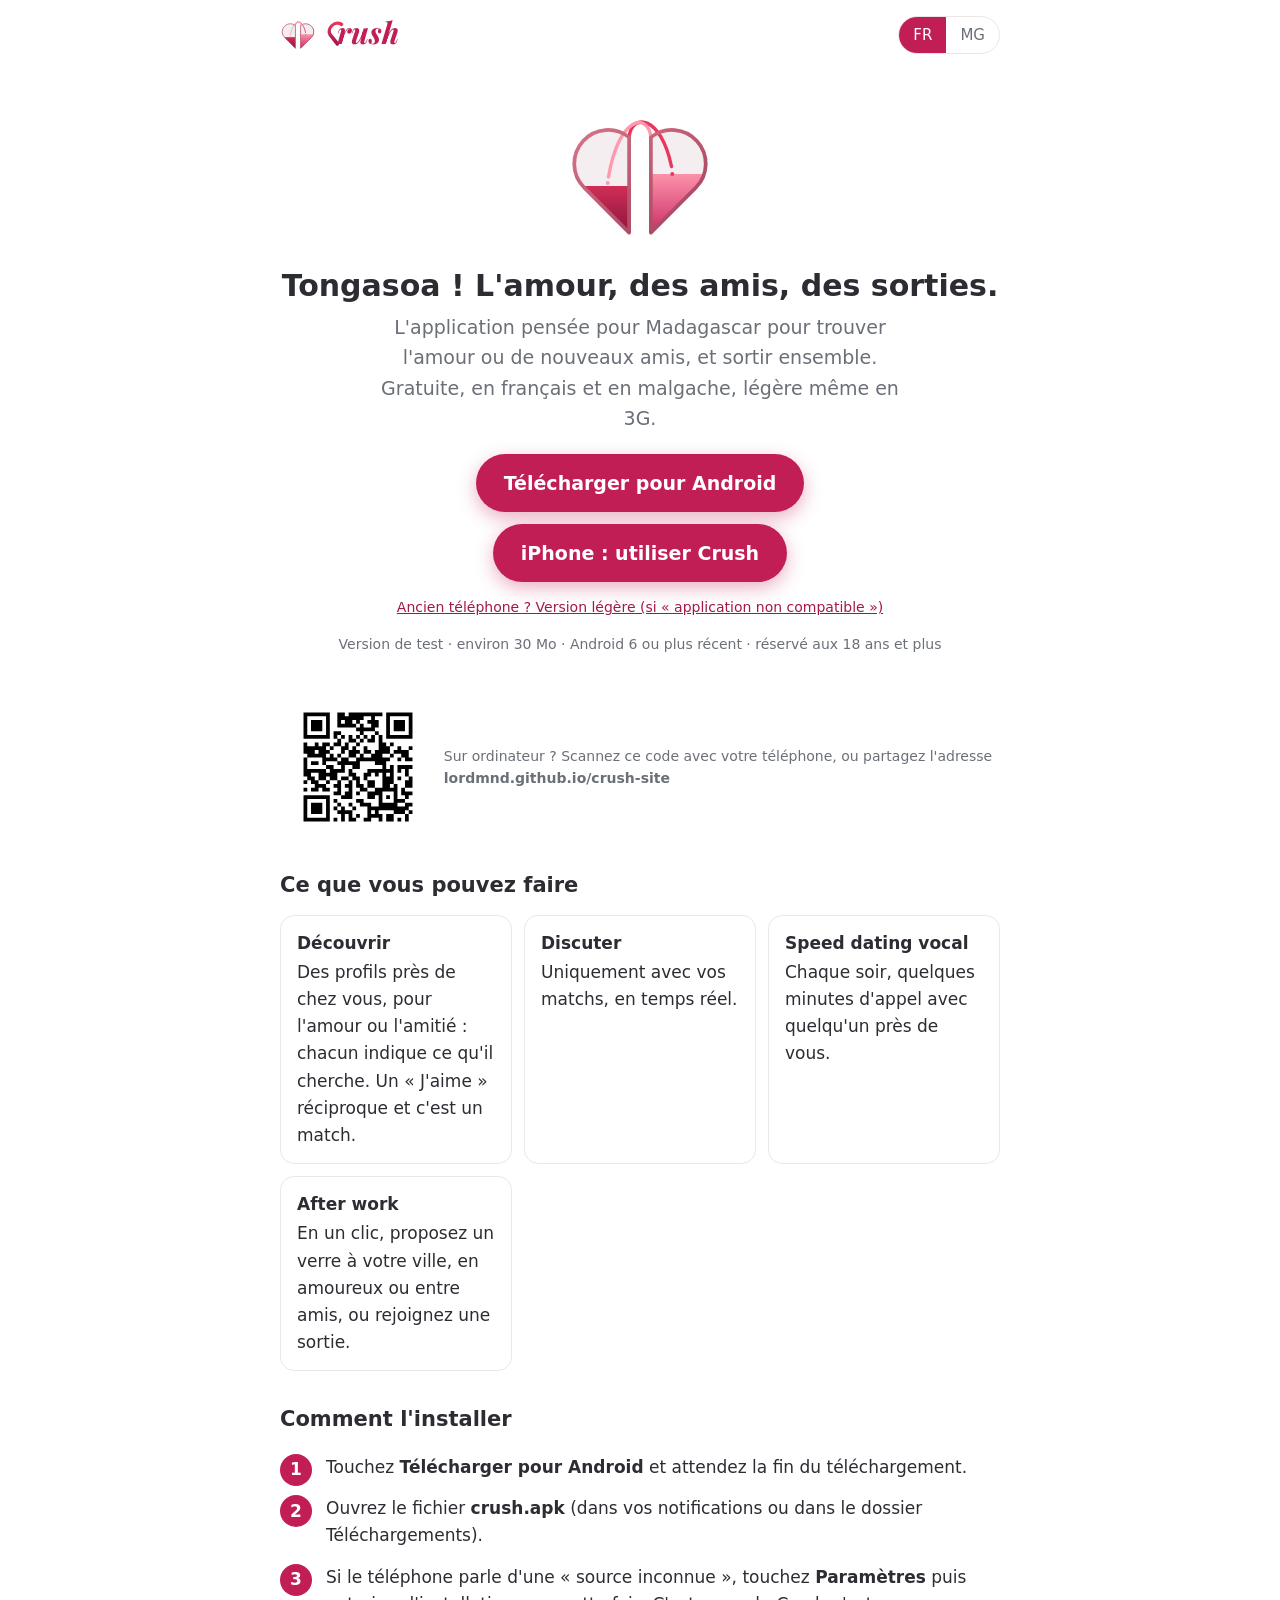
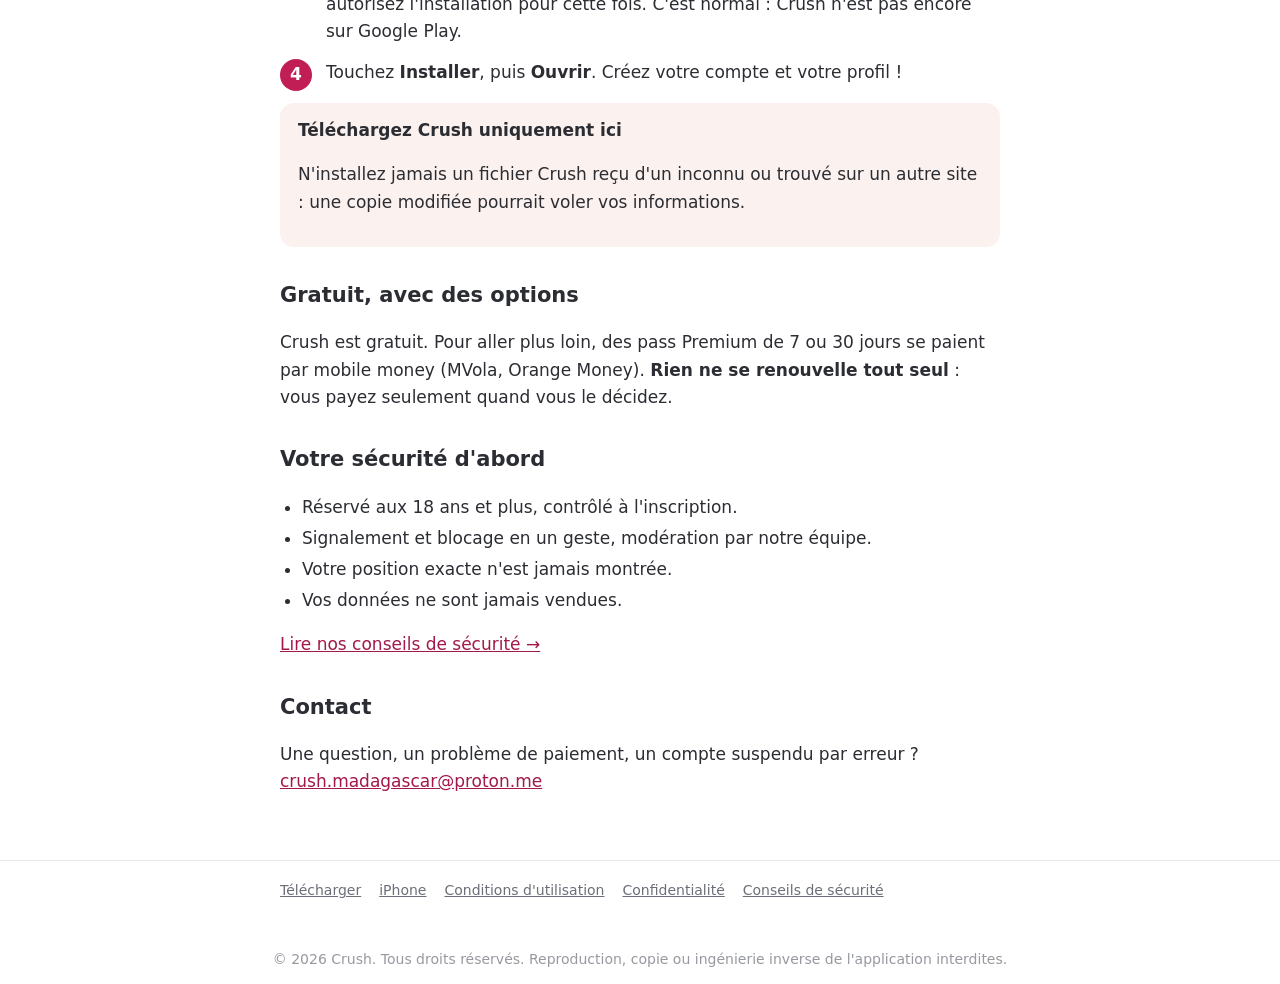
<file: index.html>
<!DOCTYPE html>
<html lang="fr">
<head>
<meta charset="utf-8">
<meta name="viewport" content="width=device-width, initial-scale=1">
<title>Crush — Amour, amitié, sorties à Madagascar</title>
<meta name="titre-fr" content="Crush — Amour, amitié, sorties à Madagascar">
<meta name="titre-mg" content="Crush — Fitiavana, fisakaizana, fivoahana eto Madagasikara">
<meta name="description" content="Crush, l'application pensée pour Madagascar pour trouver l'amour, se faire de nouveaux amis et sortir. Gratuite, en français et en malgache. Téléchargez-la pour Android.">
<meta name="theme-color" content="#1E0816">
<meta property="og:title" content="Crush — Amour, amitié, sorties à Madagascar">
<meta property="og:image" content="https://lordmnd.github.io/crush-site/logo-crush.png">
<meta property="og:description" content="Gratuite, en français et en malgache. Téléchargez-la pour Android.">
<link rel="icon" href="favicon.png">
<link rel="preconnect" href="https://fonts.googleapis.com">
<link href="https://fonts.googleapis.com/css2?family=Playfair+Display:ital,wght@1,700&display=swap" rel="stylesheet">
<link rel="stylesheet" href="style.css">
<script src="langue.js"></script>
<script src="suivi.js" defer></script>
</head>
<body>
<header class="entete">
  <a class="logo" href="index.html" aria-label="Crush, accueil"><svg width="36" height="36" viewBox="0 0 200 200" aria-hidden="true" aria-label="Logo Crush : deux moitiés de cœur, comme deux verres qui se remplissent l'un l'autre" style="display: block">
<defs>
<linearGradient id="rindhv" x1="0" y1="90" x2="0" y2="190" gradientUnits="userSpaceOnUse"><stop offset="0" stop-color="#E8365D"></stop><stop offset="1" stop-color="#7A0F3A"></stop></linearGradient>
<linearGradient id="rindhw" x1="0" y1="90" x2="0" y2="190" gradientUnits="userSpaceOnUse"><stop offset="0" stop-color="#FF9AAE"></stop><stop offset="1" stop-color="#C2185B"></stop></linearGradient>
<linearGradient id="rindho" x1="20" y1="20" x2="180" y2="190" gradientUnits="userSpaceOnUse"><stop offset="0" stop-color="#D9788C"></stop><stop offset="1" stop-color="#9E3A55"></stop></linearGradient>
<clipPath id="rindhg"><path d="M96.5 43.2 A45 45 0 0 0 36.4 110 L96.5 170.1 Z" transform="translate(-11 4)"></path></clipPath>
<clipPath id="rindhd"><path d="M103.5 43.2 A45 45 0 0 1 163.6 110 L103.5 170.1 Z" transform="translate(11 4)"></path></clipPath>
</defs>
<g clip-path="url(#rindhg)"><rect x="-20" y="0" width="240" height="220" fill="#6B1236" fill-opacity="0.07"></rect><rect x="-20" y="112" width="240" height="100" fill="url(#rindhv)"></rect></g>
<g clip-path="url(#rindhd)"><rect x="-20" y="0" width="240" height="220" fill="#6B1236" fill-opacity="0.07"></rect><rect x="-20" y="96" width="240" height="110" fill="url(#rindhw)"></rect></g>
<path d="M85.5 46 C 90 14 128 18 142 86" fill="none" stroke="#E8365D" stroke-width="4.5" stroke-linecap="round"></path>
<path d="M114.5 46 C 110 14 72 18 58 100" fill="none" stroke="#FF9AAE" stroke-width="4.5" stroke-linecap="round"></path>
<circle cx="143" cy="96" r="2.6" fill="#E8365D"></circle><circle cx="57" cy="108" r="2.6" fill="#FF9AAE"></circle>
<path d="M96.5 43.2 A45 45 0 0 0 36.4 110 L96.5 170.1 Z" transform="translate(-11 4)" fill="none" stroke="url(#rindho)" stroke-width="5" stroke-linejoin="round"></path>
<path d="M103.5 43.2 A45 45 0 0 1 163.6 110 L103.5 170.1 Z" transform="translate(11 4)" fill="none" stroke="url(#rindho)" stroke-width="5" stroke-linejoin="round"></path>
</svg><svg width="60" height="30" viewBox="0 0 59.9 30.0" aria-hidden="true" aria-label="crush" style="display: block; overflow: visible">
<defs><linearGradient id="windm" x1="0" y1="0" x2="0" y2="1"><stop offset="0" stop-color="#E8365D"></stop><stop offset="1" stop-color="#A3184A"></stop></linearGradient></defs>
<g transform="translate(2.25 -2.07) skewX(-12) scale(0.1533)">
<path d="M96.5 43.2 A45 45 0 0 0 36.4 110 L96.5 170.1" fill="none" stroke="url(#windm)" stroke-width="21.5" stroke-linecap="round" stroke-linejoin="round"></path>
</g>
<text x="11.3" y="24.0" font-family="Playfair Display, Georgia, serif" font-style="italic" font-weight="700" font-size="30" fill="#C21E56">rush</text>
</svg></a>
  <div class="langues" role="group" aria-label="Langue / Fiteny"><button data-lang="fr">FR</button><button data-lang="mg">MG</button></div>
</header>

<main>
<section class="hero">
  <svg width="150" height="150" viewBox="0 0 200 200" role="img" aria-label="Logo Crush : deux moitiés de cœur, comme deux verres qui se remplissent l'un l'autre" class="coeur" style="display: block; margin: 0 auto">
<defs>
<linearGradient id="rherov" x1="0" y1="90" x2="0" y2="190" gradientUnits="userSpaceOnUse"><stop offset="0" stop-color="#E8365D"></stop><stop offset="1" stop-color="#7A0F3A"></stop></linearGradient>
<linearGradient id="rherow" x1="0" y1="90" x2="0" y2="190" gradientUnits="userSpaceOnUse"><stop offset="0" stop-color="#FF9AAE"></stop><stop offset="1" stop-color="#C2185B"></stop></linearGradient>
<linearGradient id="rheroo" x1="20" y1="20" x2="180" y2="190" gradientUnits="userSpaceOnUse"><stop offset="0" stop-color="#D9788C"></stop><stop offset="1" stop-color="#9E3A55"></stop></linearGradient>
<clipPath id="rherog"><path d="M96.5 43.2 A45 45 0 0 0 36.4 110 L96.5 170.1 Z" transform="translate(-11 4)"></path></clipPath>
<clipPath id="rherod"><path d="M103.5 43.2 A45 45 0 0 1 163.6 110 L103.5 170.1 Z" transform="translate(11 4)"></path></clipPath>
</defs>
<g clip-path="url(#rherog)"><rect x="-20" y="0" width="240" height="220" fill="#6B1236" fill-opacity="0.07"></rect><rect x="-20" y="112" width="240" height="100" fill="url(#rherov)"></rect></g>
<g clip-path="url(#rherod)"><rect x="-20" y="0" width="240" height="220" fill="#6B1236" fill-opacity="0.07"></rect><rect x="-20" y="96" width="240" height="110" fill="url(#rherow)"></rect></g>
<path d="M85.5 46 C 90 14 128 18 142 86" fill="none" stroke="#E8365D" stroke-width="4.5" stroke-linecap="round"></path>
<path d="M114.5 46 C 110 14 72 18 58 100" fill="none" stroke="#FF9AAE" stroke-width="4.5" stroke-linecap="round"></path>
<circle cx="143" cy="96" r="2.6" fill="#E8365D"></circle><circle cx="57" cy="108" r="2.6" fill="#FF9AAE"></circle>
<path d="M96.5 43.2 A45 45 0 0 0 36.4 110 L96.5 170.1 Z" transform="translate(-11 4)" fill="none" stroke="url(#rheroo)" stroke-width="5" stroke-linejoin="round"></path>
<path d="M103.5 43.2 A45 45 0 0 1 163.6 110 L103.5 170.1 Z" transform="translate(11 4)" fill="none" stroke="url(#rheroo)" stroke-width="5" stroke-linejoin="round"></path>
</svg>
  <h1><span lang="fr">Tongasoa ! L'amour, des amis, des sorties.</span><span lang="mg">Tongasoa ! Fitiavana, namana, fivoahana.</span></h1>
  <p class="accroche">
    <span lang="fr">L'application pensée pour Madagascar pour trouver l'amour ou de nouveaux amis, et sortir ensemble. Gratuite, en français et en malgache, légère même en 3G.</span>
    <span lang="mg">Application natao ho an'i Madagasikara hitadiavana fitiavana na namana vaovao, sy hivoahana miaraka. Maimaim-poana, amin'ny teny frantsay sy malagasy, maivana na dia amin'ny 3G aza.</span>
  </p>
  <a class="bouton" id="telecharger" href="telecharger/crush.apk">
    <span lang="fr">Télécharger pour Android</span><span lang="mg">Haka ho an'ny Android</span>
  </a>
  <br><a class="bouton" id="iphone" href="iphone.html" style="margin-top:12px">
    <span lang="fr">iPhone : utiliser Crush</span><span lang="mg">iPhone : hampiasa an'i Crush</span>
  </a>
  <p class="petit"><a href="telecharger/crush-ancien-telephone.apk">
    <span lang="fr">Ancien téléphone ? Version légère (si « application non compatible »)</span>
    <span lang="mg">Finday taloha ? Dika maivana (raha « application non compatible »)</span></a></p>
  <p class="petit">
    <span lang="fr">Version de test · environ 30 Mo · Android 6 ou plus récent · réservé aux 18 ans et plus</span>
    <span lang="mg">Dika fanandramana · eo amin'ny 30 Mo · Android 6 na vaovao kokoa · ho an'ny 18 taona no ho miakatra ihany</span>
  </p>
</section>

<div class="qr">
  <img src="qr.svg" alt="QR code lordmnd.github.io/crush-site">
  <p class="petit"><span lang="fr">Sur ordinateur ? Scannez ce code avec votre téléphone, ou partagez l'adresse<br><strong>lordmnd.github.io/crush-site</strong></span>
  <span lang="mg">Amin'ny ordinatera ? Scanne amin'ny findainao ity kaody ity, na zarao ny adiresy<br><strong>lordmnd.github.io/crush-site</strong></span></p>
</div>

<h2><span lang="fr">Ce que vous pouvez faire</span><span lang="mg">Izay azonao atao</span></h2>
<div class="grille">
  <div class="carte"><strong><span lang="fr">Découvrir</span><span lang="mg">Hijery</span></strong>
    <span lang="fr">Des profils près de chez vous, pour l'amour ou l'amitié : chacun indique ce qu'il cherche. Un « J'aime » réciproque et c'est un match.</span>
    <span lang="mg">Mombamomba olona akaiky anao, ho an'ny fitiavana na fisakaizana. Raha samy manindry « Tiako » dia match.</span></div>
  <div class="carte"><strong><span lang="fr">Discuter</span><span lang="mg">Hiresaka</span></strong>
    <span lang="fr">Uniquement avec vos matchs, en temps réel.</span>
    <span lang="mg">Amin'ireo nifanaraka taminao ihany, mivantana.</span></div>
  <div class="carte"><strong><span lang="fr">Speed dating vocal</span><span lang="mg">Speed dating amin'ny feo</span></strong>
    <span lang="fr">Chaque soir, quelques minutes d'appel avec quelqu'un près de vous.</span>
    <span lang="mg">Isak'alina, antso minitra vitsy amin'olona akaiky anao.</span></div>
  <div class="carte"><strong>After work</strong>
    <span lang="fr">En un clic, proposez un verre à votre ville, en amoureux ou entre amis, ou rejoignez une sortie.</span>
    <span lang="mg">Indray tsindry monja, manasa hisotro ao an-tanànanao, miaraka amin'ny olon-tianao na namana, na manatevina fivoahana.</span></div>
</div>

<h2><span lang="fr">Comment l'installer</span><span lang="mg">Ahoana ny fametrahana azy</span></h2>
<ol class="etapes">
  <li><span lang="fr">Touchez <strong>Télécharger pour Android</strong> et attendez la fin du téléchargement.</span>
      <span lang="mg">Tsindrio ny <strong>Haka ho an'ny Android</strong> ary andraso ho vita ny fakana.</span></li>
  <li><span lang="fr">Ouvrez le fichier <strong>crush.apk</strong> (dans vos notifications ou dans le dossier Téléchargements).</span>
      <span lang="mg">Sokafy ny rakitra <strong>crush.apk</strong> (ao amin'ny fampilazana na ao amin'ny dossier Téléchargements).</span></li>
  <li><span lang="fr">Si le téléphone parle d'une « source inconnue », touchez <strong>Paramètres</strong> puis autorisez l'installation pour cette fois. C'est normal : Crush n'est pas encore sur Google Play.</span>
      <span lang="mg">Raha milaza « source inconnue » ny finday, tsindrio ny <strong>Paramètres</strong> ary avelao hapetraka amin'ity indray mitoraka ity. Ara-dalàna izany : mbola tsy ao amin'ny Google Play i Crush.</span></li>
  <li><span lang="fr">Touchez <strong>Installer</strong>, puis <strong>Ouvrir</strong>. Créez votre compte et votre profil !</span>
      <span lang="mg">Tsindrio ny <strong>Installer</strong>, avy eo <strong>Ouvrir</strong>. Mamorona ny kaontinao sy ny mombamomba anao !</span></li>
</ol>

<div class="encadre">
  <strong><span lang="fr">Téléchargez Crush uniquement ici</span><span lang="mg">Eto ihany no alaina i Crush</span></strong>
  <p><span lang="fr">N'installez jamais un fichier Crush reçu d'un inconnu ou trouvé sur un autre site : une copie modifiée pourrait voler vos informations.</span>
     <span lang="mg">Aza apetraka mihitsy ny rakitra Crush noraisina tamin'olona tsy fantatra na hita tany amin'ny tranonkala hafa : mety hangalatra ny mombamomba anao ny dika novaina.</span></p>
</div>

<h2><span lang="fr">Gratuit, avec des options</span><span lang="mg">Maimaim-poana, misy safidy fanampiny</span></h2>
<p><span lang="fr">Crush est gratuit. Pour aller plus loin, des pass Premium de 7 ou 30 jours se paient par mobile money (MVola, Orange Money). <strong>Rien ne se renouvelle tout seul</strong> : vous payez seulement quand vous le décidez.</span>
   <span lang="mg">Maimaim-poana i Crush. Raha te hihoatra, misy pass Premium 7 na 30 andro aloa amin'ny mobile money (MVola, Orange Money). <strong>Tsy misy mihavao ho azy</strong> : rehefa tapa-kevitra ianao ihany no mandoa.</span></p>

<h2><span lang="fr">Votre sécurité d'abord</span><span lang="mg">Ny fiarovana anao aloha</span></h2>
<ul>
  <li><span lang="fr">Réservé aux 18 ans et plus, contrôlé à l'inscription.</span><span lang="mg">Ho an'ny 18 taona no ho miakatra ihany, hamarinina rehefa misoratra anarana.</span></li>
  <li><span lang="fr">Signalement et blocage en un geste, modération par notre équipe.</span><span lang="mg">Fitarainana sy fanakanana indray mitsindry, misy ekipa manara-maso.</span></li>
  <li><span lang="fr">Votre position exacte n'est jamais montrée.</span><span lang="mg">Tsy aseho mihitsy ny toerana misy anao marina.</span></li>
  <li><span lang="fr">Vos données ne sont jamais vendues.</span><span lang="mg">Tsy amidy mihitsy ny mombamomba anao.</span></li>
</ul>
<p><a href="securite.html"><span lang="fr">Lire nos conseils de sécurité →</span><span lang="mg">Vakio ny torohevitra momba ny fiarovana →</span></a></p>

<h2><span lang="fr">Contact</span><span lang="mg">Fifandraisana</span></h2>
<p><span lang="fr">Une question, un problème de paiement, un compte suspendu par erreur ?</span><span lang="mg">Misy fanontaniana, olana amin'ny fandoavam-bola, kaonty najanona tsy nahy ?</span>
   <a href="mailto:crush.madagascar@proton.me">crush.madagascar@proton.me</a></p>
</main>

<footer><div class="interieur">
  <a href="index.html"><span lang="fr">Télécharger</span><span lang="mg">Haka</span></a>
  <a href="iphone.html"><span lang="fr">iPhone</span><span lang="mg">iPhone</span></a>
  <a href="cgu.html"><span lang="fr">Conditions d'utilisation</span><span lang="mg">Fepetra fampiasana</span></a>
  <a href="confidentialite.html"><span lang="fr">Confidentialité</span><span lang="mg">Tsiambaratelo</span></a>
  <a href="securite.html"><span lang="fr">Conseils de sécurité</span><span lang="mg">Torohevitra fiarovana</span></a>
</div>
<p class="petit" style="text-align:center;opacity:.7">© 2026 Crush. <span lang="fr">Tous droits réservés. Reproduction, copie ou ingénierie inverse de l'application interdites.</span><span lang="mg">Voatokana ny zo rehetra. Voarara ny maka tahaka na manova ny application.</span></p>
</footer>
<script>
// Sur iPhone/iPad, le fichier Android ne sert à rien : on met le bouton iPhone en premier.
if (/iPhone|iPad|iPod/.test(navigator.userAgent) || (navigator.platform === "MacIntel" && navigator.maxTouchPoints > 1)) {
  var a = document.getElementById("telecharger"), i = document.getElementById("iphone");
  if (a && i) { a.parentNode.insertBefore(i, a); a.style.display = "none"; }
}
</script>

<div id="aide-install" class="aide-install" role="dialog" aria-modal="true">
  <div class="aide-boite">
    <h2><span lang="fr">Le téléchargement a commencé !</span><span lang="mg">Manomboka ny fakana !</span></h2>
    <p class="petit"><span lang="fr">Encore 3 petites étapes (environ 1 minute) :</span><span lang="mg">Dingana 3 kely sisa (eo amin'ny 1 minitra) :</span></p>
    <ol class="etapes">
      <li><span lang="fr">Quand le téléchargement est fini, touchez <strong>crush.apk</strong> dans vos notifications (ou dans <strong>Téléchargements</strong>).</span>
          <span lang="mg">Rehefa vita ny fakana, tsindrio ny <strong>crush.apk</strong> ao amin'ny fampilazana (na ao amin'ny <strong>Téléchargements</strong>).</span></li>
      <li><span lang="fr">Si le téléphone affiche « <strong>source inconnue</strong> » : touchez <strong>Paramètres</strong>, activez <strong>Autoriser</strong>, puis revenez en arrière. C'est normal, Crush n'est pas encore sur Google Play.</span>
          <span lang="mg">Raha miseho ny « <strong>source inconnue</strong> » : tsindrio ny <strong>Paramètres</strong>, alefaso ny <strong>Autoriser</strong>, dia miverena. Ara-dalàna izany, mbola tsy ao amin'ny Google Play i Crush.</span></li>
      <li><span lang="fr">Touchez <strong>Installer</strong> puis <strong>Ouvrir</strong>. Inscrivez-vous : un code à 6 chiffres arrive par e-mail (regardez aussi dans les spams).</span>
          <span lang="mg">Tsindrio ny <strong>Installer</strong> dia <strong>Ouvrir</strong>. Misorata anarana : hisy kaody 6 isa tonga amin'ny mailaka (jereo koa ny spams).</span></li>
    </ol>
    <p class="petit"><span lang="fr">Un souci ? Écrivez-nous sur la page Facebook <strong>Crush Madagascar</strong>.</span><span lang="mg">Misy olana ? Soraty eo amin'ny pejy Facebook <strong>Crush Madagascar</strong> izahay.</span></p>
    <p style="text-align:center"><a href="#" id="aide-fermer" class="bouton"><span lang="fr">J'ai compris</span><span lang="mg">Azoko</span></a></p>
  </div>
</div>
</body>
</html>
</file>
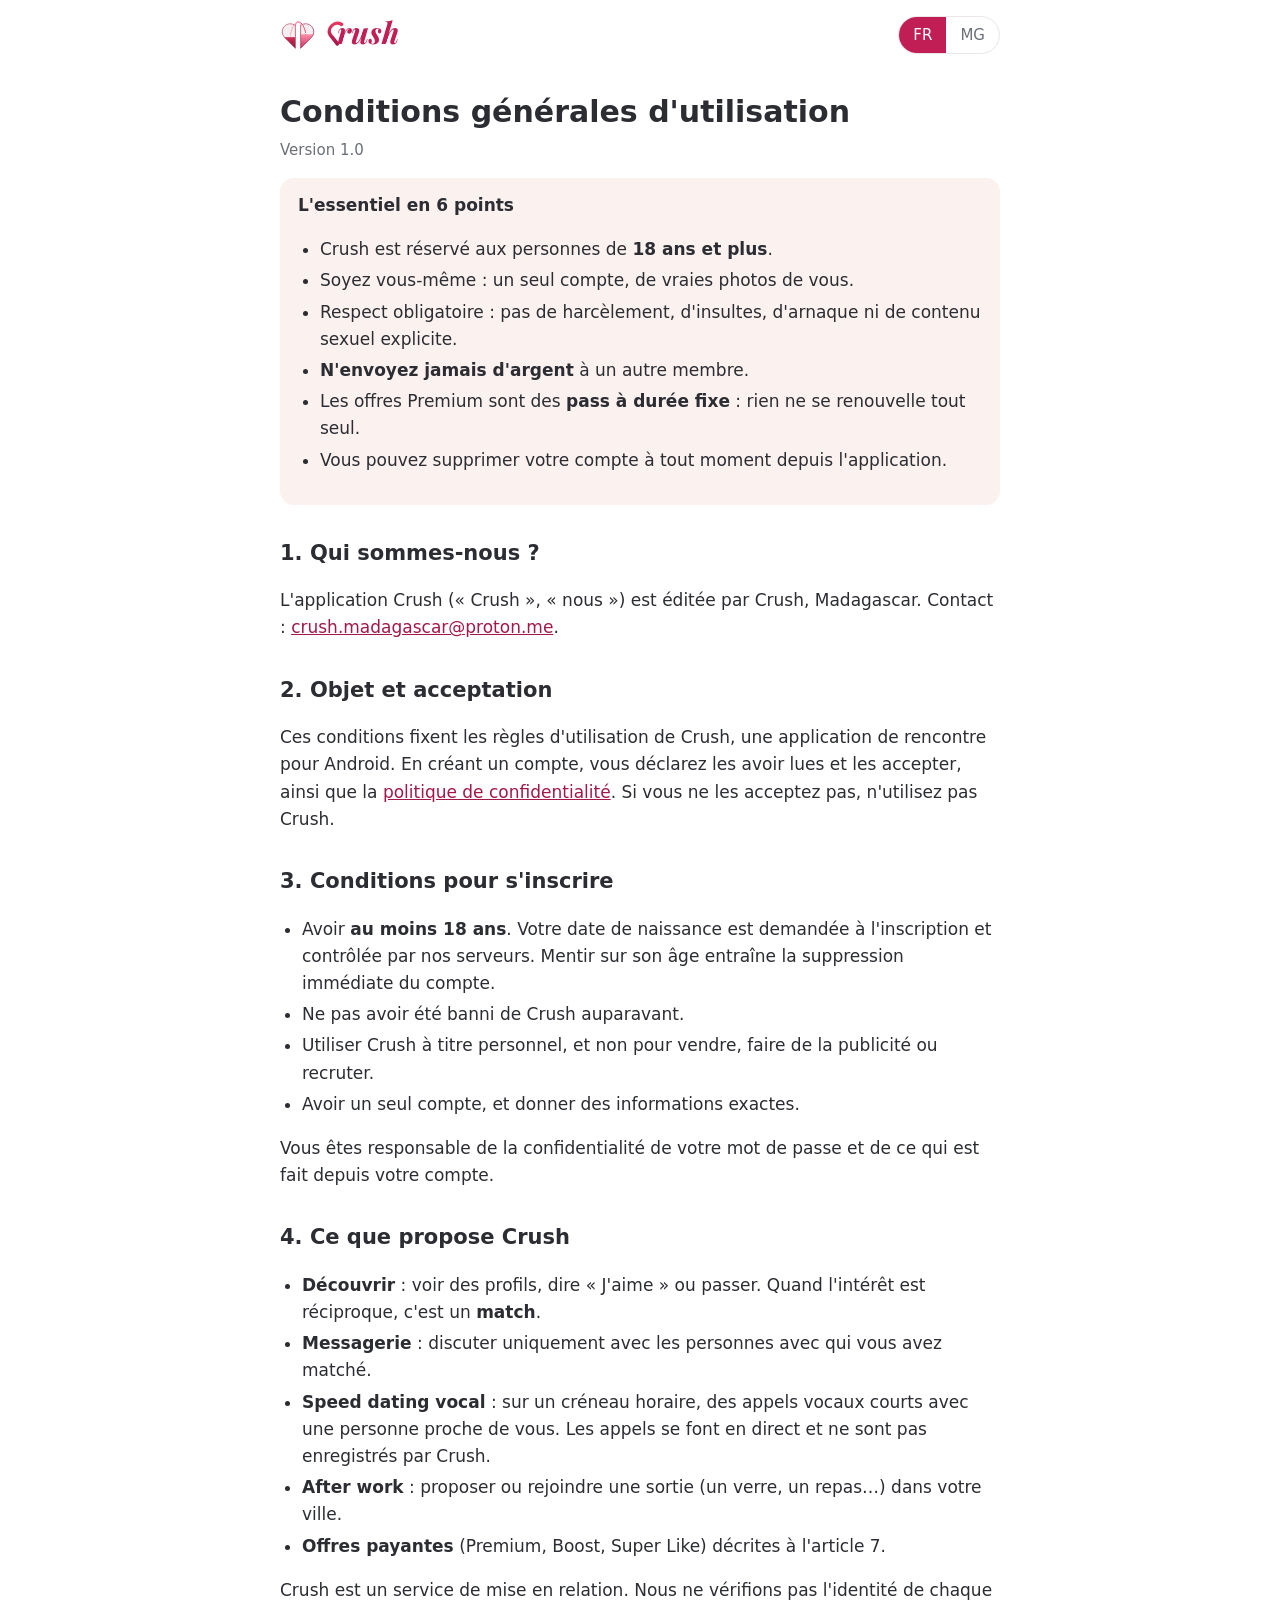
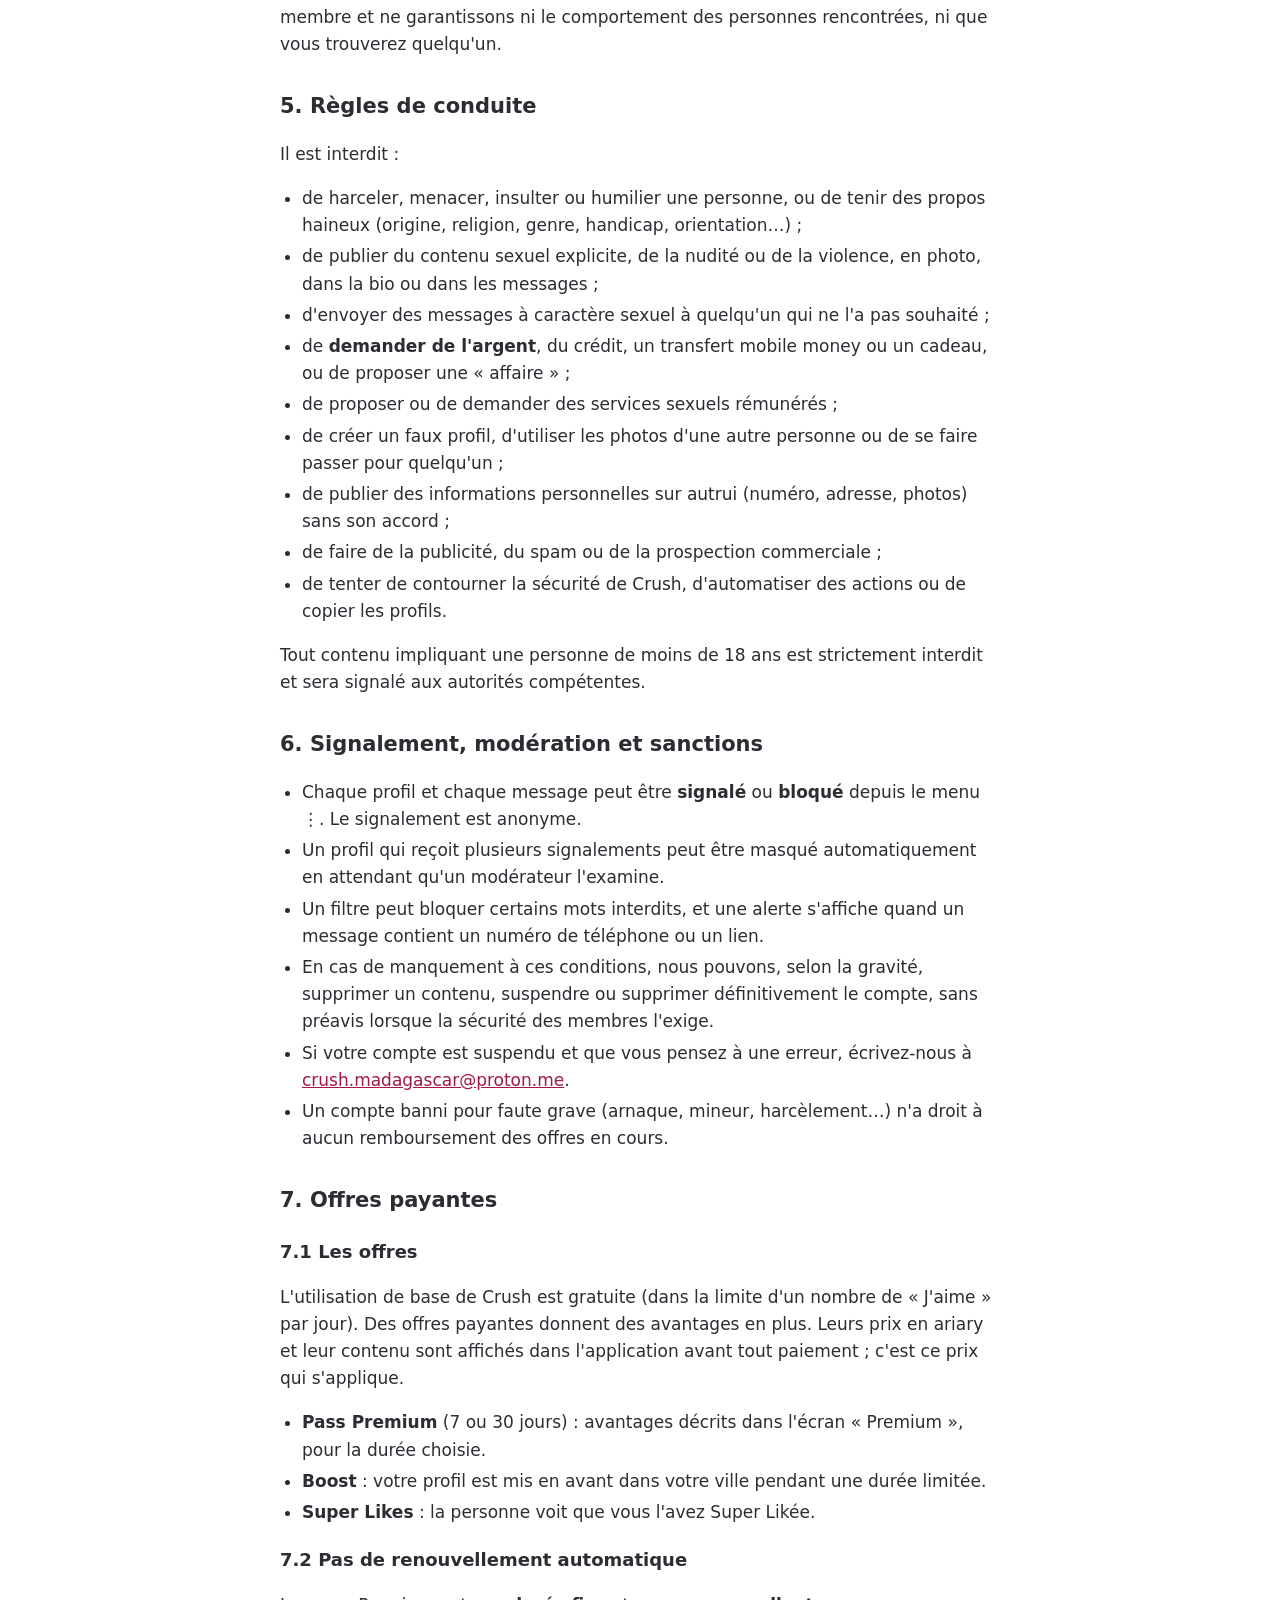
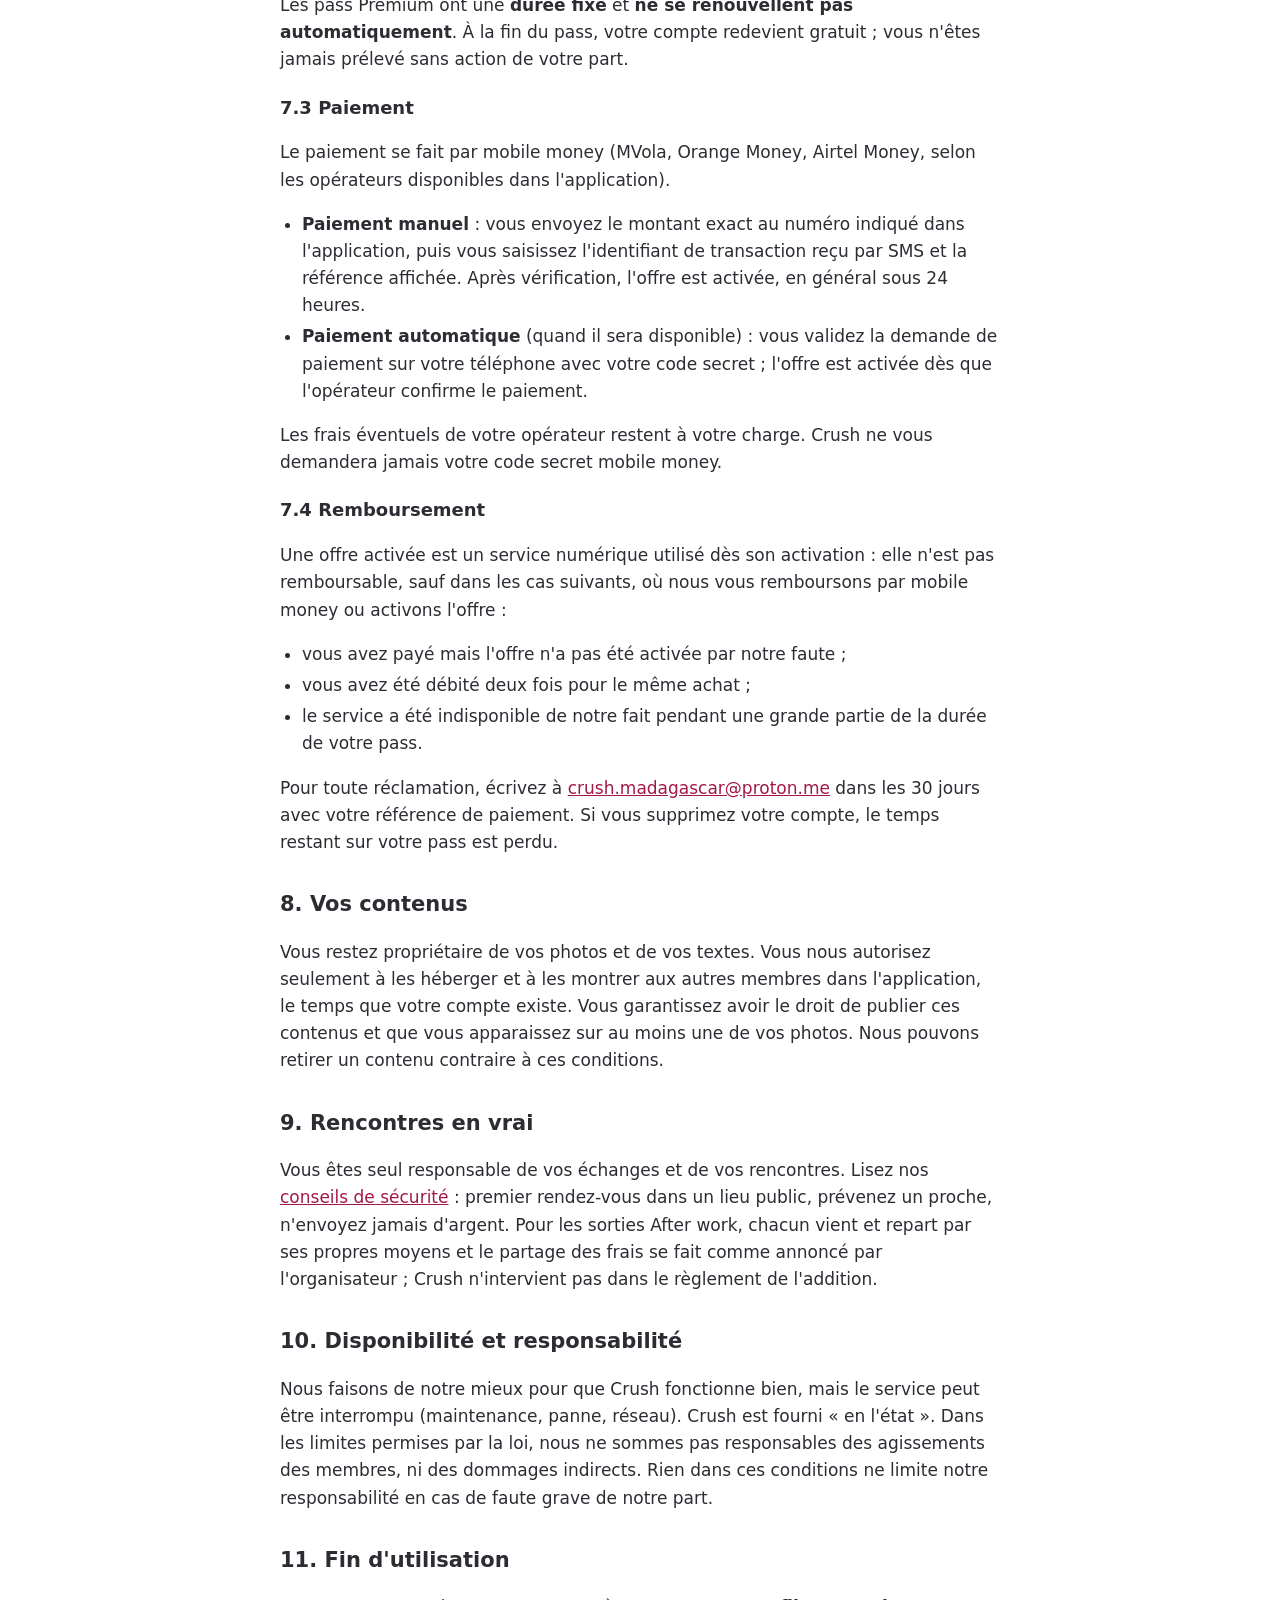
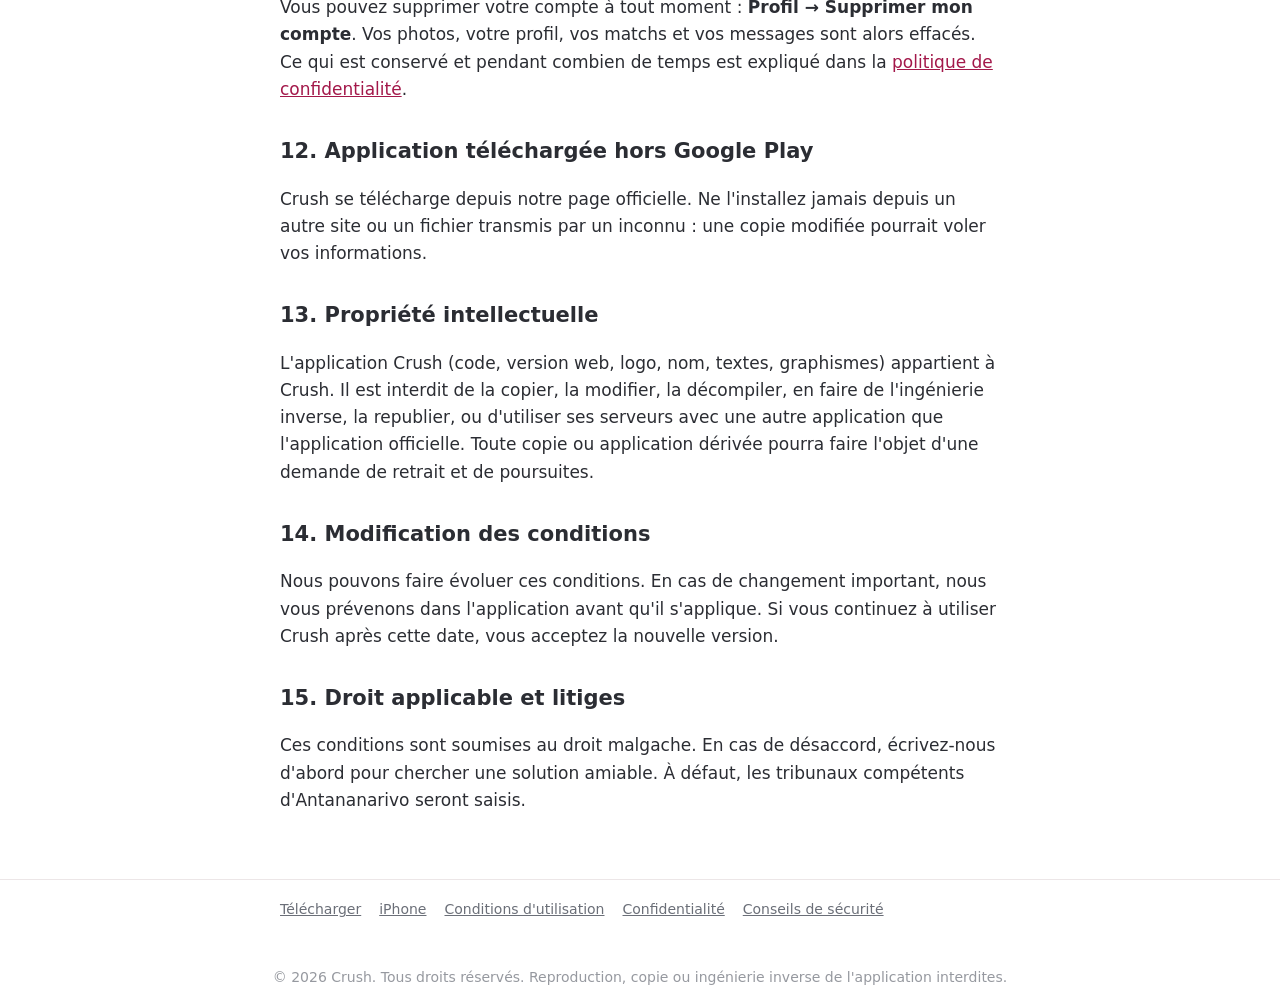
<file: cgu.html>
<!DOCTYPE html>
<html lang="fr">
<head>
<meta charset="utf-8">
<meta name="viewport" content="width=device-width, initial-scale=1">
<title>Conditions d'utilisation — Crush</title>
<meta name="titre-fr" content="Conditions d'utilisation — Crush">
<meta name="titre-mg" content="Fepetra fampiasana — Crush">
<link rel="icon" href="favicon.png">
<link rel="preconnect" href="https://fonts.googleapis.com">
<link href="https://fonts.googleapis.com/css2?family=Playfair+Display:ital,wght@1,700&display=swap" rel="stylesheet">
<link rel="stylesheet" href="style.css">
<script src="langue.js"></script>
</head>
<body>
<header class="entete">
  <a class="logo" href="index.html" aria-label="Crush, accueil"><svg width="36" height="36" viewBox="0 0 200 200" aria-hidden="true" aria-label="Logo Crush : deux moitiés de cœur, comme deux verres qui se remplissent l'un l'autre" style="display: block">
<defs>
<linearGradient id="rcguhv" x1="0" y1="90" x2="0" y2="190" gradientUnits="userSpaceOnUse"><stop offset="0" stop-color="#E8365D"></stop><stop offset="1" stop-color="#7A0F3A"></stop></linearGradient>
<linearGradient id="rcguhw" x1="0" y1="90" x2="0" y2="190" gradientUnits="userSpaceOnUse"><stop offset="0" stop-color="#FF9AAE"></stop><stop offset="1" stop-color="#C2185B"></stop></linearGradient>
<linearGradient id="rcguho" x1="20" y1="20" x2="180" y2="190" gradientUnits="userSpaceOnUse"><stop offset="0" stop-color="#D9788C"></stop><stop offset="1" stop-color="#9E3A55"></stop></linearGradient>
<clipPath id="rcguhg"><path d="M96.5 43.2 A45 45 0 0 0 36.4 110 L96.5 170.1 Z" transform="translate(-11 4)"></path></clipPath>
<clipPath id="rcguhd"><path d="M103.5 43.2 A45 45 0 0 1 163.6 110 L103.5 170.1 Z" transform="translate(11 4)"></path></clipPath>
</defs>
<g clip-path="url(#rcguhg)"><rect x="-20" y="0" width="240" height="220" fill="#6B1236" fill-opacity="0.07"></rect><rect x="-20" y="112" width="240" height="100" fill="url(#rcguhv)"></rect></g>
<g clip-path="url(#rcguhd)"><rect x="-20" y="0" width="240" height="220" fill="#6B1236" fill-opacity="0.07"></rect><rect x="-20" y="96" width="240" height="110" fill="url(#rcguhw)"></rect></g>
<path d="M85.5 46 C 90 14 128 18 142 86" fill="none" stroke="#E8365D" stroke-width="4.5" stroke-linecap="round"></path>
<path d="M114.5 46 C 110 14 72 18 58 100" fill="none" stroke="#FF9AAE" stroke-width="4.5" stroke-linecap="round"></path>
<circle cx="143" cy="96" r="2.6" fill="#E8365D"></circle><circle cx="57" cy="108" r="2.6" fill="#FF9AAE"></circle>
<path d="M96.5 43.2 A45 45 0 0 0 36.4 110 L96.5 170.1 Z" transform="translate(-11 4)" fill="none" stroke="url(#rcguho)" stroke-width="5" stroke-linejoin="round"></path>
<path d="M103.5 43.2 A45 45 0 0 1 163.6 110 L103.5 170.1 Z" transform="translate(11 4)" fill="none" stroke="url(#rcguho)" stroke-width="5" stroke-linejoin="round"></path>
</svg><svg width="60" height="30" viewBox="0 0 59.9 30.0" aria-hidden="true" aria-label="crush" style="display: block; overflow: visible">
<defs><linearGradient id="wcgum" x1="0" y1="0" x2="0" y2="1"><stop offset="0" stop-color="#E8365D"></stop><stop offset="1" stop-color="#A3184A"></stop></linearGradient></defs>
<g transform="translate(2.25 -2.07) skewX(-12) scale(0.1533)">
<path d="M96.5 43.2 A45 45 0 0 0 36.4 110 L96.5 170.1" fill="none" stroke="url(#wcgum)" stroke-width="21.5" stroke-linecap="round" stroke-linejoin="round"></path>
</g>
<text x="11.3" y="24.0" font-family="Playfair Display, Georgia, serif" font-style="italic" font-weight="700" font-size="30" fill="#C21E56">rush</text>
</svg></a>
  <div class="langues" role="group" aria-label="Langue / Fiteny"><button data-lang="fr">FR</button><button data-lang="mg">MG</button></div>
</header>

<main>
<!-- ======================= FRANÇAIS ======================= -->
<article lang="fr">
<h1>Conditions générales d'utilisation</h1>
<p class="maj">Version 1.0</p>

<div class="encadre">
<strong>L'essentiel en 6 points</strong>
<ul>
<li>Crush est réservé aux personnes de <strong>18 ans et plus</strong>.</li>
<li>Soyez vous-même : un seul compte, de vraies photos de vous.</li>
<li>Respect obligatoire : pas de harcèlement, d'insultes, d'arnaque ni de contenu sexuel explicite.</li>
<li><strong>N'envoyez jamais d'argent</strong> à un autre membre.</li>
<li>Les offres Premium sont des <strong>pass à durée fixe</strong> : rien ne se renouvelle tout seul.</li>
<li>Vous pouvez supprimer votre compte à tout moment depuis l'application.</li>
</ul>
</div>

<h2>1. Qui sommes-nous ?</h2>
<p>L'application Crush (« Crush », « nous ») est éditée par Crush, Madagascar. Contact : <a href="mailto:crush.madagascar@proton.me">crush.madagascar@proton.me</a>.</p>

<h2>2. Objet et acceptation</h2>
<p>Ces conditions fixent les règles d'utilisation de Crush, une application de rencontre pour Android. En créant un compte, vous déclarez les avoir lues et les accepter, ainsi que la <a href="confidentialite.html">politique de confidentialité</a>. Si vous ne les acceptez pas, n'utilisez pas Crush.</p>

<h2>3. Conditions pour s'inscrire</h2>
<ul>
<li>Avoir <strong>au moins 18 ans</strong>. Votre date de naissance est demandée à l'inscription et contrôlée par nos serveurs. Mentir sur son âge entraîne la suppression immédiate du compte.</li>
<li>Ne pas avoir été banni de Crush auparavant.</li>
<li>Utiliser Crush à titre personnel, et non pour vendre, faire de la publicité ou recruter.</li>
<li>Avoir un seul compte, et donner des informations exactes.</li>
</ul>
<p>Vous êtes responsable de la confidentialité de votre mot de passe et de ce qui est fait depuis votre compte.</p>

<h2>4. Ce que propose Crush</h2>
<ul>
<li><strong>Découvrir</strong> : voir des profils, dire « J'aime » ou passer. Quand l'intérêt est réciproque, c'est un <strong>match</strong>.</li>
<li><strong>Messagerie</strong> : discuter uniquement avec les personnes avec qui vous avez matché.</li>
<li><strong>Speed dating vocal</strong> : sur un créneau horaire, des appels vocaux courts avec une personne proche de vous. Les appels se font en direct et ne sont pas enregistrés par Crush.</li>
<li><strong>After work</strong> : proposer ou rejoindre une sortie (un verre, un repas…) dans votre ville.</li>
<li><strong>Offres payantes</strong> (Premium, Boost, Super Like) décrites à l'article 7.</li>
</ul>
<p>Crush est un service de mise en relation. Nous ne vérifions pas l'identité de chaque membre et ne garantissons ni le comportement des personnes rencontrées, ni que vous trouverez quelqu'un.</p>

<h2>5. Règles de conduite</h2>
<p>Il est interdit :</p>
<ul>
<li>de harceler, menacer, insulter ou humilier une personne, ou de tenir des propos haineux (origine, religion, genre, handicap, orientation…) ;</li>
<li>de publier du contenu sexuel explicite, de la nudité ou de la violence, en photo, dans la bio ou dans les messages ;</li>
<li>d'envoyer des messages à caractère sexuel à quelqu'un qui ne l'a pas souhaité ;</li>
<li>de <strong>demander de l'argent</strong>, du crédit, un transfert mobile money ou un cadeau, ou de proposer une « affaire » ;</li>
<li>de proposer ou de demander des services sexuels rémunérés ;</li>
<li>de créer un faux profil, d'utiliser les photos d'une autre personne ou de se faire passer pour quelqu'un ;</li>
<li>de publier des informations personnelles sur autrui (numéro, adresse, photos) sans son accord ;</li>
<li>de faire de la publicité, du spam ou de la prospection commerciale ;</li>
<li>de tenter de contourner la sécurité de Crush, d'automatiser des actions ou de copier les profils.</li>
</ul>
<p>Tout contenu impliquant une personne de moins de 18 ans est strictement interdit et sera signalé aux autorités compétentes.</p>

<h2>6. Signalement, modération et sanctions</h2>
<ul>
<li>Chaque profil et chaque message peut être <strong>signalé</strong> ou <strong>bloqué</strong> depuis le menu ⋮. Le signalement est anonyme.</li>
<li>Un profil qui reçoit plusieurs signalements peut être masqué automatiquement en attendant qu'un modérateur l'examine.</li>
<li>Un filtre peut bloquer certains mots interdits, et une alerte s'affiche quand un message contient un numéro de téléphone ou un lien.</li>
<li>En cas de manquement à ces conditions, nous pouvons, selon la gravité, supprimer un contenu, suspendre ou supprimer définitivement le compte, sans préavis lorsque la sécurité des membres l'exige.</li>
<li>Si votre compte est suspendu et que vous pensez à une erreur, écrivez-nous à <a href="mailto:crush.madagascar@proton.me">crush.madagascar@proton.me</a>.</li>
<li>Un compte banni pour faute grave (arnaque, mineur, harcèlement…) n'a droit à aucun remboursement des offres en cours.</li>
</ul>

<h2>7. Offres payantes</h2>
<h3>7.1 Les offres</h3>
<p>L'utilisation de base de Crush est gratuite (dans la limite d'un nombre de « J'aime » par jour). Des offres payantes donnent des avantages en plus. Leurs prix en ariary et leur contenu sont affichés dans l'application avant tout paiement ; c'est ce prix qui s'applique.</p>
<ul>
<li><strong>Pass Premium</strong> (7 ou 30 jours) : avantages décrits dans l'écran « Premium », pour la durée choisie.</li>
<li><strong>Boost</strong> : votre profil est mis en avant dans votre ville pendant une durée limitée.</li>
<li><strong>Super Likes</strong> : la personne voit que vous l'avez Super Likée.</li>
</ul>
<h3>7.2 Pas de renouvellement automatique</h3>
<p>Les pass Premium ont une <strong>durée fixe</strong> et <strong>ne se renouvellent pas automatiquement</strong>. À la fin du pass, votre compte redevient gratuit ; vous n'êtes jamais prélevé sans action de votre part.</p>
<h3>7.3 Paiement</h3>
<p>Le paiement se fait par mobile money (MVola, Orange Money, Airtel Money, selon les opérateurs disponibles dans l'application).</p>
<ul>
<li><strong>Paiement manuel</strong> : vous envoyez le montant exact au numéro indiqué dans l'application, puis vous saisissez l'identifiant de transaction reçu par SMS et la référence affichée. Après vérification, l'offre est activée, en général sous 24 heures.</li>
<li><strong>Paiement automatique</strong> (quand il sera disponible) : vous validez la demande de paiement sur votre téléphone avec votre code secret ; l'offre est activée dès que l'opérateur confirme le paiement.</li>
</ul>
<p>Les frais éventuels de votre opérateur restent à votre charge. Crush ne vous demandera jamais votre code secret mobile money.</p>
<h3>7.4 Remboursement</h3>
<p>Une offre activée est un service numérique utilisé dès son activation : elle n'est pas remboursable, sauf dans les cas suivants, où nous vous remboursons par mobile money ou activons l'offre :</p>
<ul>
<li>vous avez payé mais l'offre n'a pas été activée par notre faute ;</li>
<li>vous avez été débité deux fois pour le même achat ;</li>
<li>le service a été indisponible de notre fait pendant une grande partie de la durée de votre pass.</li>
</ul>
<p>Pour toute réclamation, écrivez à <a href="mailto:crush.madagascar@proton.me">crush.madagascar@proton.me</a> dans les 30 jours avec votre référence de paiement. Si vous supprimez votre compte, le temps restant sur votre pass est perdu.</p>

<h2>8. Vos contenus</h2>
<p>Vous restez propriétaire de vos photos et de vos textes. Vous nous autorisez seulement à les héberger et à les montrer aux autres membres dans l'application, le temps que votre compte existe. Vous garantissez avoir le droit de publier ces contenus et que vous apparaissez sur au moins une de vos photos. Nous pouvons retirer un contenu contraire à ces conditions.</p>

<h2>9. Rencontres en vrai</h2>
<p>Vous êtes seul responsable de vos échanges et de vos rencontres. Lisez nos <a href="securite.html">conseils de sécurité</a> : premier rendez-vous dans un lieu public, prévenez un proche, n'envoyez jamais d'argent. Pour les sorties After work, chacun vient et repart par ses propres moyens et le partage des frais se fait comme annoncé par l'organisateur ; Crush n'intervient pas dans le règlement de l'addition.</p>

<h2>10. Disponibilité et responsabilité</h2>
<p>Nous faisons de notre mieux pour que Crush fonctionne bien, mais le service peut être interrompu (maintenance, panne, réseau). Crush est fourni « en l'état ». Dans les limites permises par la loi, nous ne sommes pas responsables des agissements des membres, ni des dommages indirects. Rien dans ces conditions ne limite notre responsabilité en cas de faute grave de notre part.</p>

<h2>11. Fin d'utilisation</h2>
<p>Vous pouvez supprimer votre compte à tout moment : <strong>Profil → Supprimer mon compte</strong>. Vos photos, votre profil, vos matchs et vos messages sont alors effacés. Ce qui est conservé et pendant combien de temps est expliqué dans la <a href="confidentialite.html">politique de confidentialité</a>.</p>

<h2>12. Application téléchargée hors Google Play</h2>
<p>Crush se télécharge depuis notre page officielle. Ne l'installez jamais depuis un autre site ou un fichier transmis par un inconnu : une copie modifiée pourrait voler vos informations.</p>

<h2>13. Propriété intellectuelle</h2>
<p>L'application Crush (code, version web, logo, nom, textes, graphismes) appartient à Crush. Il est interdit de la copier, la modifier, la décompiler, en faire de l'ingénierie inverse, la republier, ou d'utiliser ses serveurs avec une autre application que l'application officielle. Toute copie ou application dérivée pourra faire l'objet d'une demande de retrait et de poursuites.</p>
<h2>14. Modification des conditions</h2>
<p>Nous pouvons faire évoluer ces conditions. En cas de changement important, nous vous prévenons dans l'application avant qu'il s'applique. Si vous continuez à utiliser Crush après cette date, vous acceptez la nouvelle version.</p>

<h2>15. Droit applicable et litiges</h2>
<p>Ces conditions sont soumises au droit malgache. En cas de désaccord, écrivez-nous d'abord pour chercher une solution amiable. À défaut, les tribunaux compétents d'Antananarivo seront saisis.</p>
</article>

<!-- ======================= MALAGASY ======================= -->
<article lang="mg">
<h1>Fepetra ankapobeny amin'ny fampiasana</h1>
<p class="maj">Dika 1.0</p>
<p class="petit">Ny dika frantsay no manan-kery raha misy tsy fitoviana eo amin'ny dika roa.</p>

<div class="encadre">
<strong>Ny tena ilaina amin'ny teboka 6</strong>
<ul>
<li>Ho an'ny olona <strong>18 taona no ho miakatra</strong> ihany i Crush.</li>
<li>Aza mody olon-kafa : kaonty iray ihany, sary marina anao.</li>
<li>Tsy maintsy misy fifanajana : tsy misy fanorisorenana, fanevatevana, hosoka na votoaty momba ny firaisana ara-nofo mibaribary.</li>
<li><strong>Aza mandefa vola mihitsy</strong> amin'ny mpikambana hafa.</li>
<li>Ny tolotra Premium dia <strong>pass voafetra faharetana</strong> : tsy misy mihavao ho azy.</li>
<li>Azonao fafana amin'ny fotoana rehetra ny kaontinao ao amin'ny application.</li>
</ul>
</div>

<h2>1. Iza izahay ?</h2>
<p>Ny application Crush (« Crush », « izahay ») dia avoakan'i Crush, Madagasikara. Fifandraisana : <a href="mailto:crush.madagascar@proton.me">crush.madagascar@proton.me</a>.</p>

<h2>2. Tanjona sy fanekena</h2>
<p>Ireto fepetra ireto no mamaritra ny fitsipika fampiasana an'i Crush, application fihaonana ho an'ny Android. Rehefa mamorona kaonty ianao dia manambara fa namaky sy manaiky azy ireo, ary koa ny <a href="confidentialite.html">politika momba ny tsiambaratelo</a>. Raha tsy manaiky ianao, aza mampiasa an'i Crush.</p>

<h2>3. Fepetra hidirana</h2>
<ul>
<li>Tsy maintsy <strong>18 taona farafahakeliny</strong>. Angatahina ny daty nahaterahanao rehefa misoratra anarana ary hamarinin'ny mpizara (serveur) anay. Izay mandainga momba ny taonany dia fafana avy hatrany ny kaontiny.</li>
<li>Tsy mbola noroahina tao amin'i Crush teo aloha.</li>
<li>Mampiasa an'i Crush ho an'ny tena manokana, fa tsy hivarotra, hanao dokambarotra na haka mpiasa.</li>
<li>Manana kaonty iray ihany, ary manome fampahalalana marina.</li>
</ul>
<p>Tompon'andraikitra amin'ny fitazonana ho tsiambaratelo ny tenimiafinao ianao, sy amin'izay atao amin'ny kaontinao.</p>

<h2>4. Izay atolotr'i Crush</h2>
<ul>
<li><strong>Hijery</strong> : mijery mombamomba olona, manindry « Tiako » na mandalo. Rehefa samy liana ianareo dia <strong>match</strong> izany.</li>
<li><strong>Resaka</strong> : afaka miresaka amin'ireo olona nifanaraka taminao ihany.</li>
<li><strong>Speed dating amin'ny feo</strong> : amin'ny ora voatondro, antso fohy amin'olona akaiky anao. Mivantana ny antso ary tsy raketin'i Crush.</li>
<li><strong>After work</strong> : manolotra na manatevin-daharana fivoahana (misotro, misakafo…) ao an-tanànanao.</li>
<li><strong>Tolotra mila aloa</strong> (Premium, Boost, Super Like) voalaza ao amin'ny andininy 7.</li>
</ul>
<p>Serivisy mampifandray olona i Crush. Tsy hamarininay ny maha-izy azy ny mpikambana tsirairay ary tsy miantoka izahay na ny fitondran-tenan'ireo olona hihaonanao, na hoe hahita olona ianao.</p>

<h2>5. Fitsipika fitondran-tena</h2>
<p>Voarara :</p>
<ul>
<li>ny manorisory, mandrahona, manevateva na manala baraka olona, na miteny fankahalana (fiaviana, finoana, maha-lahy na maha-vavy, fahasembanana, fironana…) ;</li>
<li>ny mamoaka votoaty momba ny firaisana ara-nofo mibaribary, fitanjahana na herisetra, na amin'ny sary, na amin'ny famelabelarana, na amin'ny hafatra ;</li>
<li>ny mandefa hafatra momba ny firaisana ara-nofo amin'olona tsy maniry izany ;</li>
<li>ny <strong>mangataka vola</strong>, crédit, famindrana mobile money na fanomezana, na manolotra « raharaham-barotra » ;</li>
<li>ny manolotra na mangataka firaisana ara-nofo andoavam-bola ;</li>
<li>ny mamorona mombamomba sandoka, mampiasa sarin'olon-kafa na mody olon-kafa ;</li>
<li>ny mamoaka ny mombamomba olon-kafa (laharana, adiresy, sary) tsy nahazoana alalana ;</li>
<li>ny manao dokambarotra, spam na mitady mpanjifa ;</li>
<li>ny manandrana mandingana ny fiarovana an'i Crush, mampandeha zavatra ho azy na maka tahaka ny mombamomba ny olona.</li>
</ul>
<p>Voarara tanteraka ny votoaty rehetra misy olona latsaky ny 18 taona, ary hampahafantarina ny manampahefana mahefa izany.</p>

<h2>6. Fitarainana, fanaraha-maso ary sazy</h2>
<ul>
<li>Azo <strong>tateraina</strong> na <strong>sakanana</strong> avy amin'ny menu ⋮ ny mombamomba sy ny hafatra rehetra. Tsy fantatra ny anaran'ny mpitatitra.</li>
<li>Ny mombamomba mahazo fitarainana maromaro dia mety hafenina ho azy mandra-pandinihan'ny mpanara-maso azy.</li>
<li>Mety hosakanan'ny sivana ny teny voarara sasany, ary misy fampitandremana miseho rehefa misy laharana finday na rohy ny hafatra.</li>
<li>Raha misy tsy fanajana ireto fepetra ireto, arakaraka ny hamafin'ny fahadisoana, dia afaka mamafa votoaty izahay, mampiato na mamafa tanteraka ny kaonty, tsy misy fampilazana mialoha raha ilain'ny fiarovana ny mpikambana.</li>
<li>Raha najanona ny kaontinao ary heverinao fa diso izany, soraty amin'ny <a href="mailto:crush.madagascar@proton.me">crush.madagascar@proton.me</a> izahay.</li>
<li>Ny kaonty noroahina noho ny fahadisoana lehibe (hosoka, zaza tsy ampy taona, fanorisorenana…) dia tsy averina ny volany amin'ny tolotra mbola mandeha.</li>
</ul>

<h2>7. Tolotra mila aloa</h2>
<h3>7.1 Ny tolotra</h3>
<p>Maimaim-poana ny fampiasana fototra an'i Crush (voafetra ny isan'ny « Tiako » isan'andro). Ny tolotra mila aloa dia manome tombony fanampiny. Aseho ao amin'ny application alohan'ny fandoavana ny vidiny amin'ny ariary sy ny ao anatiny ; io vidiny io no ampiharina.</p>
<ul>
<li><strong>Pass Premium</strong> (7 na 30 andro) : tombony voalaza ao amin'ny efijery « Premium », mandritra ny faharetana nofidiana.</li>
<li><strong>Boost</strong> : asongadina ao an-tanànanao ny mombamomba anao mandritra ny fotoana voafetra.</li>
<li><strong>Super Like</strong> : hitan'ilay olona fa nandefa Super Like taminy ianao.</li>
</ul>
<h3>7.2 Tsy mihavao ho azy</h3>
<p>Ny pass Premium dia <strong>voafetra faharetana</strong> ary <strong>tsy mihavao ho azy</strong>. Rehefa tapitra ny pass dia miverina maimaim-poana ny kaontinao ; tsy misy vola alaina aminao raha tsy ianao no manao izany.</p>
<h3>7.3 Fandoavam-bola</h3>
<p>Amin'ny mobile money no andoavana (MVola, Orange Money, Airtel Money, araka ny mpandraharaha misy ao amin'ny application).</p>
<ul>
<li><strong>Fandoavana tanana</strong> : alefanao amin'ny laharana aseho ao amin'ny application ny vola marina, avy eo ampidirinao ny laharan'ny fifanakalozana (ID de transaction) azonao tamin'ny SMS sy ny référence aseho. Rehefa voamarina dia alefa ny tolotra, matetika ao anatin'ny 24 ora.</li>
<li><strong>Fandoavana mandeha ho azy</strong> (rehefa misy) : hamarininao amin'ny kaodinao miafina ao amin'ny findainao ny fangatahana fandoavana ; alefa ny tolotra raha vao manamarina ny fandoavana ny mpandraharaha.</li>
</ul>
<p>Ianao no mandoa ny saran'ny mpandraharaha raha misy. Tsy hangataka ny kaodinao miafina mobile money mihitsy i Crush.</p>
<h3>7.4 Famerenam-bola</h3>
<p>Ny tolotra efa nalefa dia serivisy niomerika ampiasaina avy hatrany : tsy averina ny vola, afa-tsy amin'ireto tranga ireto, izay hamerenanay ny vola amin'ny mobile money na hampandehananay ny tolotra :</p>
<ul>
<li>nandoa ianao nefa tsy nalefa ny tolotra noho ny hadisoanay ;</li>
<li>indroa no nalaina ny vola tamin'ny fividianana iray ;</li>
<li>tsy nandeha noho ny anton'ny avy aminay ny serivisy nandritra ny ampahany betsaka amin'ny faharetan'ny pass-nao.</li>
</ul>
<p>Raha misy fitarainana, soraty amin'ny <a href="mailto:crush.madagascar@proton.me">crush.madagascar@proton.me</a> ao anatin'ny 30 andro miaraka amin'ny référence-n'ny fandoavanao. Raha fafanao ny kaontinao dia very ny fotoana sisa amin'ny pass-nao.</p>

<h2>8. Ny votoatinao</h2>
<p>Mbola anao ihany ny sarinao sy ny soratrao. Omenao alalana fotsiny izahay hitahiry azy sy haneho azy amin'ny mpikambana hafa ao amin'ny application, raha mbola misy ny kaontinao. Miantoka ianao fa manan-jo hamoaka ireo votoaty ireo ary hita amin'ny iray farafahakeliny amin'ireo sary ianao. Afaka manala votoaty mifanohitra amin'ireto fepetra ireto izahay.</p>

<h2>9. Fihaonana tena izy</h2>
<p>Ianao irery no tompon'andraikitra amin'ny resakao sy ny fihaonanao. Vakio ny <a href="securite.html">torohevitra momba ny fiarovana</a> : fihaonana voalohany any amin'ny toerana be olona, ampahafantaro olona akaiky, aza mandefa vola mihitsy. Amin'ny fivoahana After work, samy mandeha sy miverina amin'ny fitaterany ny tsirairay ary ny fizarana ny sarany dia araka izay nambaran'ny mpikarakara ; tsy miditra amin'ny fandoavana ny faktiora i Crush.</p>

<h2>10. Fisian'ny serivisy sy andraikitra</h2>
<p>Ezahinay hatrany ny handehanan'i Crush tsara, saingy mety ho tapaka ny serivisy (fikojakojana, fahasimbana, tambajotra). Atolotra « araka ny misy azy » i Crush. Araka izay avelan'ny lalàna, tsy tompon'andraikitra amin'ny ataon'ny mpikambana izahay, na amin'ny fahavoazana ankolaka. Tsy misy na inona na inona amin'ireto fepetra ireto mametra ny andraikitray raha misy fahadisoana lehibe avy aminay.</p>

<h2>11. Fijanonana</h2>
<p>Azonao fafana amin'ny fotoana rehetra ny kaontinao : <strong>Mombamomba → Hamafa ny kaontiko</strong>. Voafafa avy eo ny sarinao, ny mombamomba anao, ny match ary ny hafatrao. Ny zavatra tehirizina sy ny faharetany dia hazavaina ao amin'ny <a href="confidentialite.html">politika momba ny tsiambaratelo</a>.</p>

<h2>12. Application alaina ivelan'ny Google Play</h2>
<p>Alaina ao amin'ny pejinay ofisialy i Crush. Aza apetraka avy amin'ny tranonkala hafa na rakitra nalefan'olona tsy fantatra mihitsy : mety hangalatra ny mombamomba anao ny dika novaina.</p>

<h2>13. Fananana ara-tsaina</h2>
<p>An'i Crush ny application Crush (code, dika web, logo, anarana, lahatsoratra, sary). Voarara ny maka tahaka azy, manova azy, mamaky ny code-ny, mamerina mamoaka azy, na mampiasa ny serivisiny amin'ny application hafa ankoatra ny application ofisialy. Izay dika na application nalaina avy aminy dia mety hangatahana hesorina sy hanenjehana.</p>
<h2>14. Fanovana ny fepetra</h2>
<p>Afaka manova ireto fepetra ireto izahay. Raha misy fanovana lehibe dia ampahafantarinay ao amin'ny application ianao alohan'ny hampiharana azy. Raha mbola mampiasa an'i Crush ianao aorian'io daty io dia manaiky ny dika vaovao.</p>

<h2>15. Lalàna ampiharina sy fifanolanana</h2>
<p>Ny lalàna malagasy no ampiharina amin'ireto fepetra ireto. Raha misy tsy fifanarahana, soraty aloha izahay mba hitadiavana vahaolana am-pihavanana. Raha tsy izany, ny fitsarana mahefa any Antananarivo no hitondrana azy.</p>
</article>
</main>

<footer><div class="interieur">
  <a href="index.html"><span lang="fr">Télécharger</span><span lang="mg">Haka</span></a>
  <a href="iphone.html"><span lang="fr">iPhone</span><span lang="mg">iPhone</span></a>
  <a href="cgu.html"><span lang="fr">Conditions d'utilisation</span><span lang="mg">Fepetra fampiasana</span></a>
  <a href="confidentialite.html"><span lang="fr">Confidentialité</span><span lang="mg">Tsiambaratelo</span></a>
  <a href="securite.html"><span lang="fr">Conseils de sécurité</span><span lang="mg">Torohevitra fiarovana</span></a>
</div>
<p class="petit" style="text-align:center;opacity:.7">© 2026 Crush. <span lang="fr">Tous droits réservés. Reproduction, copie ou ingénierie inverse de l'application interdites.</span><span lang="mg">Voatokana ny zo rehetra. Voarara ny maka tahaka na manova ny application.</span></p>
</footer>
</body>
</html>
</file>
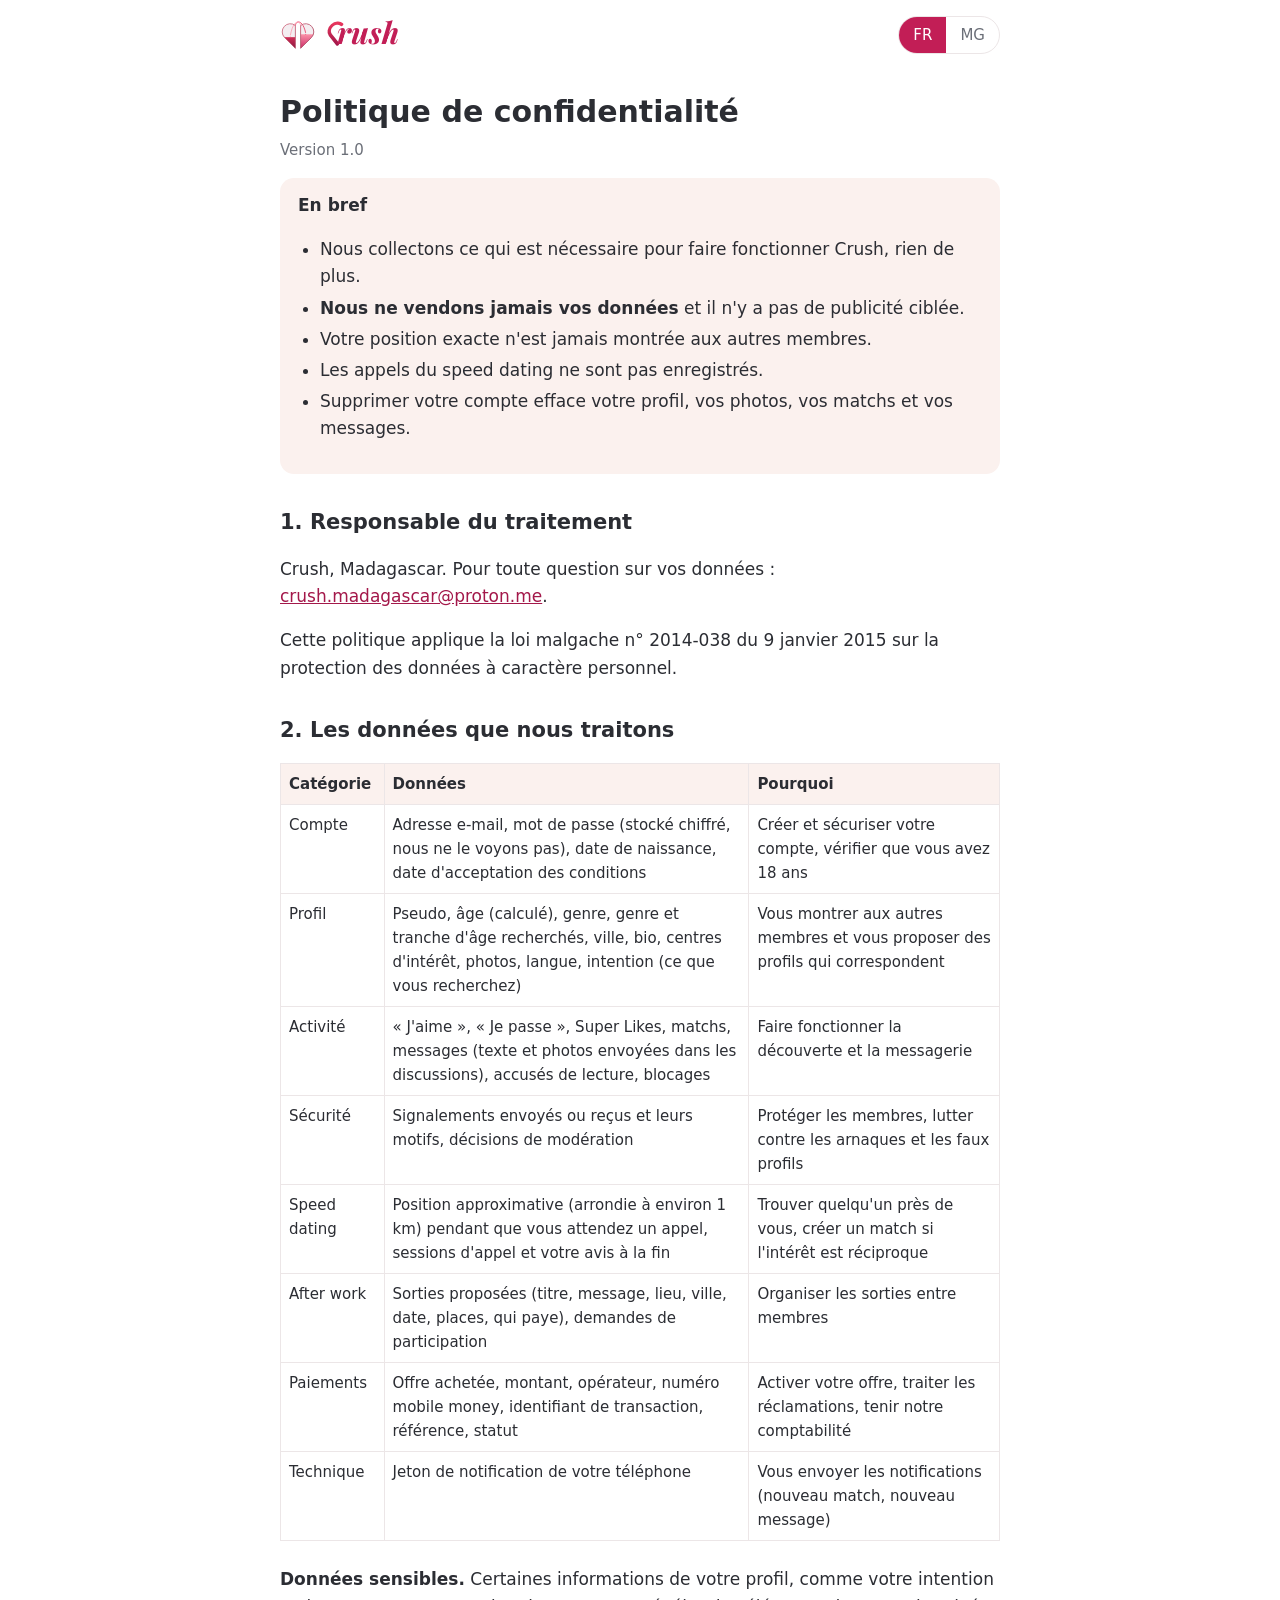
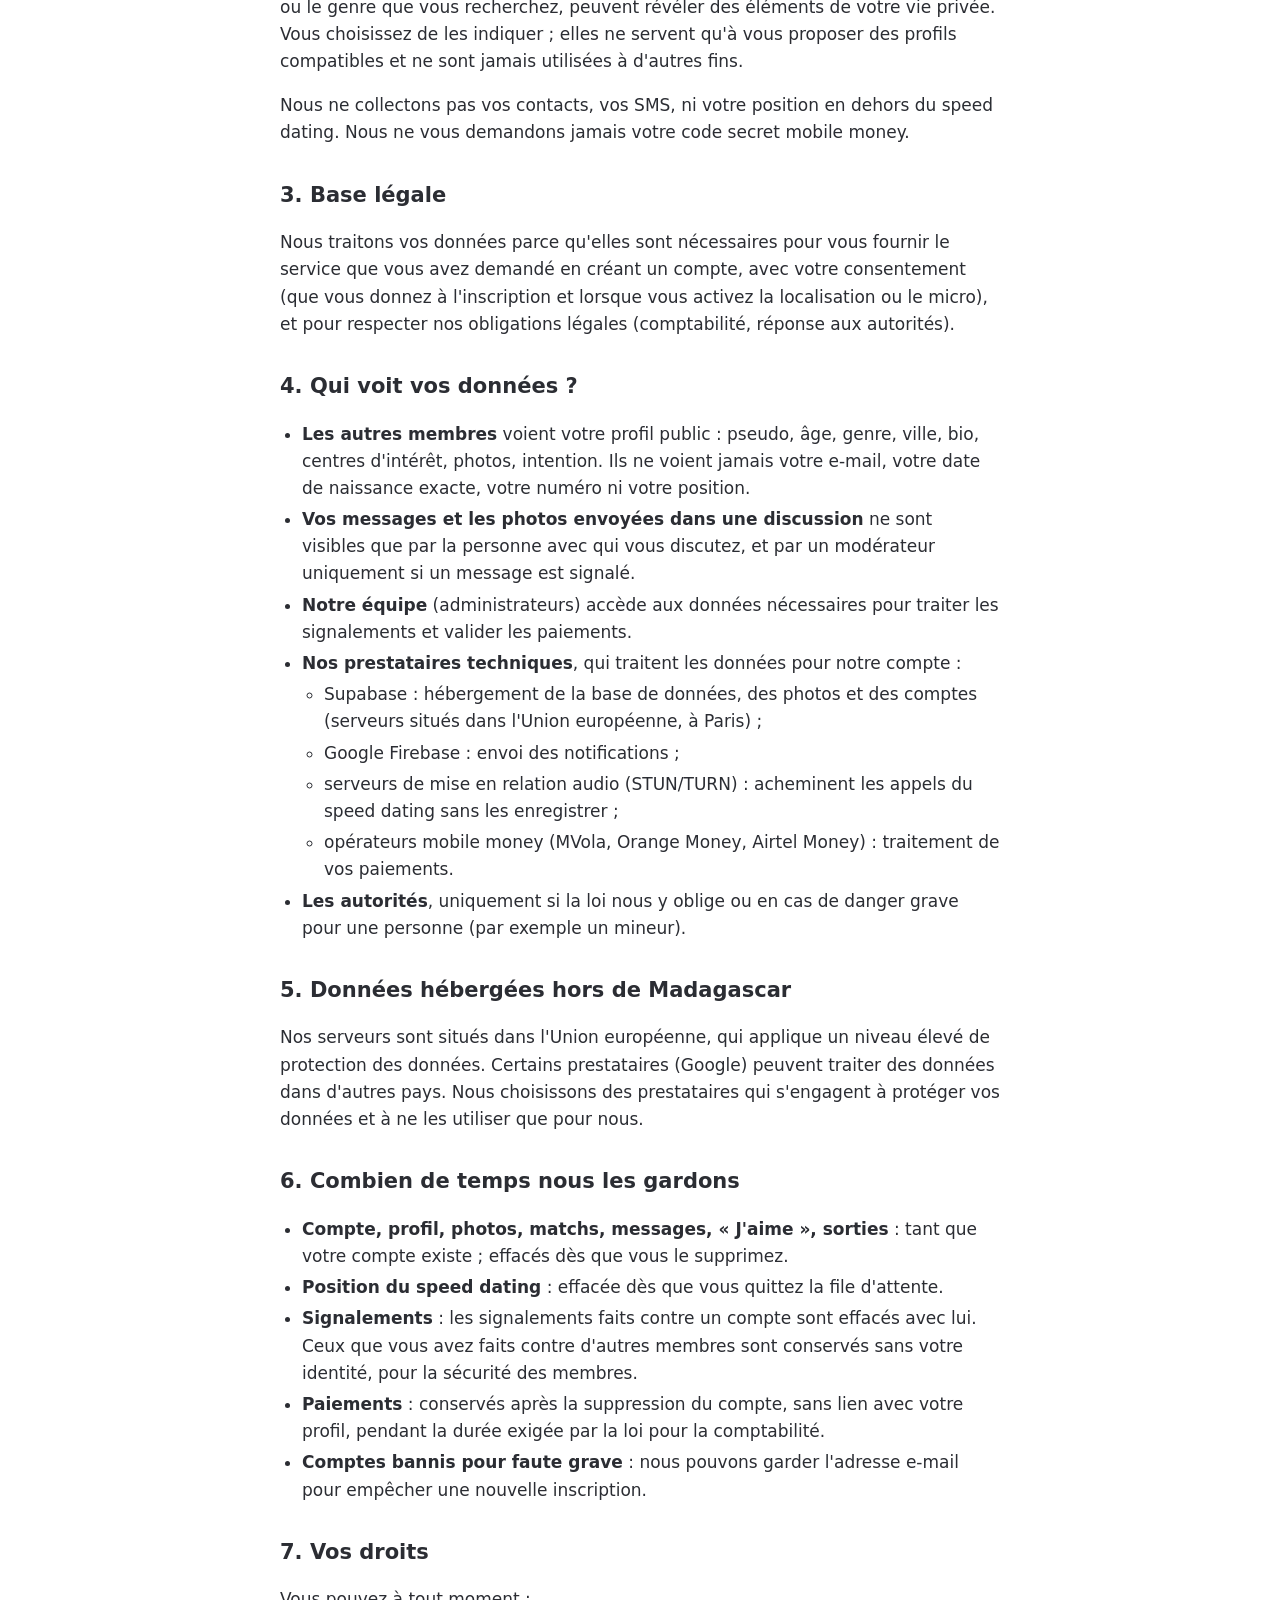
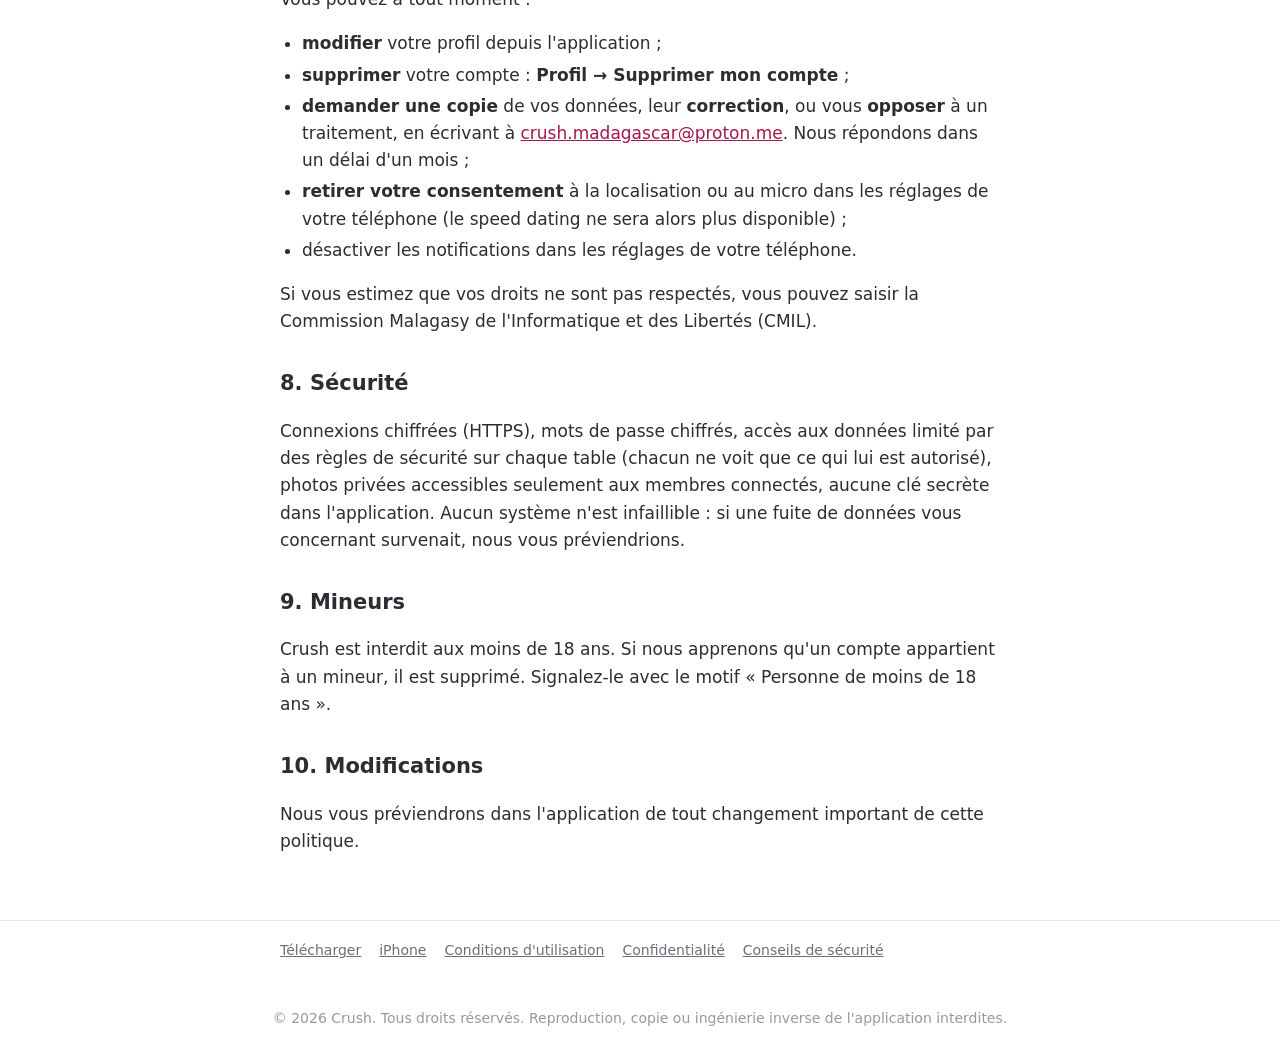
<file: confidentialite.html>
<!DOCTYPE html>
<html lang="fr">
<head>
<meta charset="utf-8">
<meta name="viewport" content="width=device-width, initial-scale=1">
<title>Politique de confidentialité — Crush</title>
<meta name="titre-fr" content="Politique de confidentialité — Crush">
<meta name="titre-mg" content="Politika momba ny tsiambaratelo — Crush">
<link rel="icon" href="favicon.png">
<link rel="preconnect" href="https://fonts.googleapis.com">
<link href="https://fonts.googleapis.com/css2?family=Playfair+Display:ital,wght@1,700&display=swap" rel="stylesheet">
<link rel="stylesheet" href="style.css">
<script src="langue.js"></script>
</head>
<body>
<header class="entete">
  <a class="logo" href="index.html" aria-label="Crush, accueil"><svg width="36" height="36" viewBox="0 0 200 200" aria-hidden="true" aria-label="Logo Crush : deux moitiés de cœur, comme deux verres qui se remplissent l'un l'autre" style="display: block">
<defs>
<linearGradient id="rconhv" x1="0" y1="90" x2="0" y2="190" gradientUnits="userSpaceOnUse"><stop offset="0" stop-color="#E8365D"></stop><stop offset="1" stop-color="#7A0F3A"></stop></linearGradient>
<linearGradient id="rconhw" x1="0" y1="90" x2="0" y2="190" gradientUnits="userSpaceOnUse"><stop offset="0" stop-color="#FF9AAE"></stop><stop offset="1" stop-color="#C2185B"></stop></linearGradient>
<linearGradient id="rconho" x1="20" y1="20" x2="180" y2="190" gradientUnits="userSpaceOnUse"><stop offset="0" stop-color="#D9788C"></stop><stop offset="1" stop-color="#9E3A55"></stop></linearGradient>
<clipPath id="rconhg"><path d="M96.5 43.2 A45 45 0 0 0 36.4 110 L96.5 170.1 Z" transform="translate(-11 4)"></path></clipPath>
<clipPath id="rconhd"><path d="M103.5 43.2 A45 45 0 0 1 163.6 110 L103.5 170.1 Z" transform="translate(11 4)"></path></clipPath>
</defs>
<g clip-path="url(#rconhg)"><rect x="-20" y="0" width="240" height="220" fill="#6B1236" fill-opacity="0.07"></rect><rect x="-20" y="112" width="240" height="100" fill="url(#rconhv)"></rect></g>
<g clip-path="url(#rconhd)"><rect x="-20" y="0" width="240" height="220" fill="#6B1236" fill-opacity="0.07"></rect><rect x="-20" y="96" width="240" height="110" fill="url(#rconhw)"></rect></g>
<path d="M85.5 46 C 90 14 128 18 142 86" fill="none" stroke="#E8365D" stroke-width="4.5" stroke-linecap="round"></path>
<path d="M114.5 46 C 110 14 72 18 58 100" fill="none" stroke="#FF9AAE" stroke-width="4.5" stroke-linecap="round"></path>
<circle cx="143" cy="96" r="2.6" fill="#E8365D"></circle><circle cx="57" cy="108" r="2.6" fill="#FF9AAE"></circle>
<path d="M96.5 43.2 A45 45 0 0 0 36.4 110 L96.5 170.1 Z" transform="translate(-11 4)" fill="none" stroke="url(#rconho)" stroke-width="5" stroke-linejoin="round"></path>
<path d="M103.5 43.2 A45 45 0 0 1 163.6 110 L103.5 170.1 Z" transform="translate(11 4)" fill="none" stroke="url(#rconho)" stroke-width="5" stroke-linejoin="round"></path>
</svg><svg width="60" height="30" viewBox="0 0 59.9 30.0" aria-hidden="true" aria-label="crush" style="display: block; overflow: visible">
<defs><linearGradient id="wconm" x1="0" y1="0" x2="0" y2="1"><stop offset="0" stop-color="#E8365D"></stop><stop offset="1" stop-color="#A3184A"></stop></linearGradient></defs>
<g transform="translate(2.25 -2.07) skewX(-12) scale(0.1533)">
<path d="M96.5 43.2 A45 45 0 0 0 36.4 110 L96.5 170.1" fill="none" stroke="url(#wconm)" stroke-width="21.5" stroke-linecap="round" stroke-linejoin="round"></path>
</g>
<text x="11.3" y="24.0" font-family="Playfair Display, Georgia, serif" font-style="italic" font-weight="700" font-size="30" fill="#C21E56">rush</text>
</svg></a>
  <div class="langues" role="group" aria-label="Langue / Fiteny"><button data-lang="fr">FR</button><button data-lang="mg">MG</button></div>
</header>

<main>
<!-- ======================= FRANÇAIS ======================= -->
<article lang="fr">
<h1>Politique de confidentialité</h1>
<p class="maj">Version 1.0</p>

<div class="encadre">
<strong>En bref</strong>
<ul>
<li>Nous collectons ce qui est nécessaire pour faire fonctionner Crush, rien de plus.</li>
<li><strong>Nous ne vendons jamais vos données</strong> et il n'y a pas de publicité ciblée.</li>
<li>Votre position exacte n'est jamais montrée aux autres membres.</li>
<li>Les appels du speed dating ne sont pas enregistrés.</li>
<li>Supprimer votre compte efface votre profil, vos photos, vos matchs et vos messages.</li>
</ul>
</div>

<h2>1. Responsable du traitement</h2>
<p>Crush, Madagascar. Pour toute question sur vos données : <a href="mailto:crush.madagascar@proton.me">crush.madagascar@proton.me</a>.</p>
<p>Cette politique applique la loi malgache n° 2014-038 du 9 janvier 2015 sur la protection des données à caractère personnel.</p>

<h2>2. Les données que nous traitons</h2>
<div class="tableau"><table>
<tr><th>Catégorie</th><th>Données</th><th>Pourquoi</th></tr>
<tr><td>Compte</td><td>Adresse e-mail, mot de passe (stocké chiffré, nous ne le voyons pas), date de naissance, date d'acceptation des conditions</td><td>Créer et sécuriser votre compte, vérifier que vous avez 18 ans</td></tr>
<tr><td>Profil</td><td>Pseudo, âge (calculé), genre, genre et tranche d'âge recherchés, ville, bio, centres d'intérêt, photos, langue, intention (ce que vous recherchez)</td><td>Vous montrer aux autres membres et vous proposer des profils qui correspondent</td></tr>
<tr><td>Activité</td><td>« J'aime », « Je passe », Super Likes, matchs, messages (texte et photos envoyées dans les discussions), accusés de lecture, blocages</td><td>Faire fonctionner la découverte et la messagerie</td></tr>
<tr><td>Sécurité</td><td>Signalements envoyés ou reçus et leurs motifs, décisions de modération</td><td>Protéger les membres, lutter contre les arnaques et les faux profils</td></tr>
<tr><td>Speed dating</td><td>Position approximative (arrondie à environ 1 km) pendant que vous attendez un appel, sessions d'appel et votre avis à la fin</td><td>Trouver quelqu'un près de vous, créer un match si l'intérêt est réciproque</td></tr>
<tr><td>After work</td><td>Sorties proposées (titre, message, lieu, ville, date, places, qui paye), demandes de participation</td><td>Organiser les sorties entre membres</td></tr>
<tr><td>Paiements</td><td>Offre achetée, montant, opérateur, numéro mobile money, identifiant de transaction, référence, statut</td><td>Activer votre offre, traiter les réclamations, tenir notre comptabilité</td></tr>
<tr><td>Technique</td><td>Jeton de notification de votre téléphone</td><td>Vous envoyer les notifications (nouveau match, nouveau message)</td></tr>
</table></div>
<p><strong>Données sensibles.</strong> Certaines informations de votre profil, comme votre intention ou le genre que vous recherchez, peuvent révéler des éléments de votre vie privée. Vous choisissez de les indiquer ; elles ne servent qu'à vous proposer des profils compatibles et ne sont jamais utilisées à d'autres fins.</p>
<p>Nous ne collectons pas vos contacts, vos SMS, ni votre position en dehors du speed dating. Nous ne vous demandons jamais votre code secret mobile money.</p>

<h2>3. Base légale</h2>
<p>Nous traitons vos données parce qu'elles sont nécessaires pour vous fournir le service que vous avez demandé en créant un compte, avec votre consentement (que vous donnez à l'inscription et lorsque vous activez la localisation ou le micro), et pour respecter nos obligations légales (comptabilité, réponse aux autorités).</p>

<h2>4. Qui voit vos données ?</h2>
<ul>
<li><strong>Les autres membres</strong> voient votre profil public : pseudo, âge, genre, ville, bio, centres d'intérêt, photos, intention. Ils ne voient jamais votre e-mail, votre date de naissance exacte, votre numéro ni votre position.</li>
<li><strong>Vos messages et les photos envoyées dans une discussion</strong> ne sont visibles que par la personne avec qui vous discutez, et par un modérateur uniquement si un message est signalé.</li>
<li><strong>Notre équipe</strong> (administrateurs) accède aux données nécessaires pour traiter les signalements et valider les paiements.</li>
<li><strong>Nos prestataires techniques</strong>, qui traitent les données pour notre compte :
  <ul>
  <li>Supabase : hébergement de la base de données, des photos et des comptes (serveurs situés dans l'Union européenne, à Paris) ;</li>
  <li>Google Firebase : envoi des notifications ;</li>
  <li>serveurs de mise en relation audio (STUN/TURN) : acheminent les appels du speed dating sans les enregistrer ;</li>
  <li>opérateurs mobile money (MVola, Orange Money, Airtel Money) : traitement de vos paiements.</li>
  </ul></li>
<li><strong>Les autorités</strong>, uniquement si la loi nous y oblige ou en cas de danger grave pour une personne (par exemple un mineur).</li>
</ul>

<h2>5. Données hébergées hors de Madagascar</h2>
<p>Nos serveurs sont situés dans l'Union européenne, qui applique un niveau élevé de protection des données. Certains prestataires (Google) peuvent traiter des données dans d'autres pays. Nous choisissons des prestataires qui s'engagent à protéger vos données et à ne les utiliser que pour nous.</p>

<h2>6. Combien de temps nous les gardons</h2>
<ul>
<li><strong>Compte, profil, photos, matchs, messages, « J'aime », sorties</strong> : tant que votre compte existe ; effacés dès que vous le supprimez.</li>
<li><strong>Position du speed dating</strong> : effacée dès que vous quittez la file d'attente.</li>
<li><strong>Signalements</strong> : les signalements faits contre un compte sont effacés avec lui. Ceux que vous avez faits contre d'autres membres sont conservés sans votre identité, pour la sécurité des membres.</li>
<li><strong>Paiements</strong> : conservés après la suppression du compte, sans lien avec votre profil, pendant la durée exigée par la loi pour la comptabilité.</li>
<li><strong>Comptes bannis pour faute grave</strong> : nous pouvons garder l'adresse e-mail pour empêcher une nouvelle inscription.</li>
</ul>

<h2>7. Vos droits</h2>
<p>Vous pouvez à tout moment :</p>
<ul>
<li><strong>modifier</strong> votre profil depuis l'application ;</li>
<li><strong>supprimer</strong> votre compte : <strong>Profil → Supprimer mon compte</strong> ;</li>
<li><strong>demander une copie</strong> de vos données, leur <strong>correction</strong>, ou vous <strong>opposer</strong> à un traitement, en écrivant à <a href="mailto:crush.madagascar@proton.me">crush.madagascar@proton.me</a>. Nous répondons dans un délai d'un mois ;</li>
<li><strong>retirer votre consentement</strong> à la localisation ou au micro dans les réglages de votre téléphone (le speed dating ne sera alors plus disponible) ;</li>
<li>désactiver les notifications dans les réglages de votre téléphone.</li>
</ul>
<p>Si vous estimez que vos droits ne sont pas respectés, vous pouvez saisir la Commission Malagasy de l'Informatique et des Libertés (CMIL).</p>

<h2>8. Sécurité</h2>
<p>Connexions chiffrées (HTTPS), mots de passe chiffrés, accès aux données limité par des règles de sécurité sur chaque table (chacun ne voit que ce qui lui est autorisé), photos privées accessibles seulement aux membres connectés, aucune clé secrète dans l'application. Aucun système n'est infaillible : si une fuite de données vous concernant survenait, nous vous préviendrions.</p>

<h2>9. Mineurs</h2>
<p>Crush est interdit aux moins de 18 ans. Si nous apprenons qu'un compte appartient à un mineur, il est supprimé. Signalez-le avec le motif « Personne de moins de 18 ans ».</p>

<h2>10. Modifications</h2>
<p>Nous vous préviendrons dans l'application de tout changement important de cette politique.</p>
</article>

<!-- ======================= MALAGASY ======================= -->
<article lang="mg">
<h1>Politika momba ny tsiambaratelo</h1>
<p class="maj">Dika 1.0</p>
<p class="petit">Ny dika frantsay no manan-kery raha misy tsy fitoviana eo amin'ny dika roa.</p>

<div class="encadre">
<strong>Raha fintinina</strong>
<ul>
<li>Izay ilaina handehanan'i Crush ihany no angoninay, tsy mihoatra.</li>
<li><strong>Tsy amidinay mihitsy ny mombamomba anao</strong> ary tsy misy dokambarotra mikendry anao manokana.</li>
<li>Tsy aseho amin'ny mpikambana hafa mihitsy ny toerana misy anao marina.</li>
<li>Tsy raketina ny antso amin'ny speed dating.</li>
<li>Rehefa fafanao ny kaontinao dia voafafa ny mombamomba anao, ny sarinao, ny match ary ny hafatrao.</li>
</ul>
</div>

<h2>1. Tompon'andraikitra amin'ny fikirakirana</h2>
<p>Crush, Madagasikara. Raha misy fanontaniana momba ny mombamomba anao : <a href="mailto:crush.madagascar@proton.me">crush.madagascar@proton.me</a>.</p>
<p>Mampihatra ny lalàna malagasy laharana faha-2014-038 tamin'ny 9 janoary 2015 momba ny fiarovana ny angona manokana ity politika ity.</p>

<h2>2. Ireo angona kirakirainay</h2>
<div class="tableau"><table>
<tr><th>Sokajy</th><th>Angona</th><th>Antony</th></tr>
<tr><td>Kaonty</td><td>Adiresy mailaka, tenimiafina (voaaro ary tsy hitanay), daty nahaterahana, daty nanekena ny fepetra</td><td>Mamorona sy miaro ny kaontinao, manamarina fa 18 taona ianao</td></tr>
<tr><td>Mombamomba</td><td>Anarana fiantso, taona (kajina), lahy na vavy, ny tadiavina (lahy/vavy sy taona), tanàna, famelabelarana, zavatra tianao, sary, fiteny, tanjona (izay tadiavinao)</td><td>Mampiseho anao amin'ny mpikambana hafa ary manolotra mombamomba mifanaraka aminao</td></tr>
<tr><td>Hetsika</td><td>« Tiako », « Mandalo », Super Like, match, hafatra (soratra sy sary alefa ao amin'ny resaka), famantarana hoe voavaky, fanakanana</td><td>Mampandeha ny fitadiavana sy ny resaka</td></tr>
<tr><td>Fiarovana</td><td>Fitarainana nalefa na voaray sy ny anton'izy ireo, fanapahan-kevitry ny mpanara-maso</td><td>Miaro ny mpikambana, miady amin'ny hosoka sy ny mombamomba sandoka</td></tr>
<tr><td>Speed dating</td><td>Toerana tombanana (boribory ho 1 km eo ho eo) mandritra ny fiandrasanao antso, ireo antso ary ny hevitrao amin'ny farany</td><td>Mitady olona akaiky anao, mamorona match raha samy liana</td></tr>
<tr><td>After work</td><td>Fivoahana natolotra (lohateny, hafatra, toerana, tanàna, daty, isan-toerana, iza no mandoa), fangatahana handray anjara</td><td>Mikarakara ny fivoahana eo amin'ny mpikambana</td></tr>
<tr><td>Fandoavam-bola</td><td>Tolotra novidina, vola, mpandraharaha, laharana mobile money, laharan'ny fifanakalozana, référence, sata</td><td>Mampandeha ny tolotrao, mandray ny fitarainana, mitana ny kaontinay</td></tr>
<tr><td>Teknika</td><td>Famantarana (jeton) fampilazana ao amin'ny findainao</td><td>Mandefa fampilazana aminao (match vaovao, hafatra vaovao)</td></tr>
</table></div>
<p><strong>Angona saro-pady.</strong> Ny fampahalalana sasany ao amin'ny mombamomba anao, toy ny tanjonao na ny karazan'olona tadiavinao, dia mety hampiseho ny fiainanao manokana. Ianao no misafidy ny hanome azy ireo ; ampiasaina hanolorana mombamomba mifanaraka aminao ihany izy ireo ary tsy ampiasaina amin'ny zavatra hafa mihitsy.</p>
<p>Tsy angoninay ny laharan'ny olona fantatrao, ny SMS-nao, na ny toerana misy anao ivelan'ny speed dating. Tsy angatahinay mihitsy ny kaodinao miafina mobile money.</p>

<h2>3. Fototra ara-dalàna</h2>
<p>Kirakirainay ny angonao satria ilaina izy ireo hanomezana anao ny serivisy nangatahinao rehefa namorona kaonty ianao, miaraka amin'ny fanekenao (omenao rehefa misoratra anarana sy rehefa mampandeha ny toerana na ny mikrô), ary hanajana ny adidinay ara-dalàna (kaonty, valin-teny amin'ny manampahefana).</p>

<h2>4. Iza no mahita ny angonao ?</h2>
<ul>
<li><strong>Ny mpikambana hafa</strong> dia mahita ny mombamomba anao ho an'ny besinimaro : anarana fiantso, taona, lahy na vavy, tanàna, famelabelarana, zavatra tianao, sary, tanjona. Tsy hitany mihitsy ny mailakao, ny daty nahaterahanao marina, ny laharanao na ny toerana misy anao.</li>
<li><strong>Ny hafatrao sy ny sary alefanao ao amin'ny resaka</strong> dia hitan'ilay olona iresahanao ihany, ary hitan'ny mpanara-maso raha misy fitarainana momba ilay hafatra ihany.</li>
<li><strong>Ny ekipanay</strong> (mpitantana) dia miditra amin'ny angona ilaina handinihana ny fitarainana sy hanamarinana ny fandoavam-bola.</li>
<li><strong>Ireo mpanome serivisy ara-teknika</strong>, izay mikirakira ny angona ho anay :
  <ul>
  <li>Supabase : mitahiry ny angona, ny sary ary ny kaonty (mpizara any amin'ny Vondrona Eoropeana, any Paris) ;</li>
  <li>Google Firebase : mandefa ny fampilazana ;</li>
  <li>mpizara mampifandray feo (STUN/TURN) : mampita ny antso amin'ny speed dating tsy mandrakitra azy ;</li>
  <li>mpandraharaha mobile money (MVola, Orange Money, Airtel Money) : mikirakira ny fandoavanao.</li>
  </ul></li>
<li><strong>Ny manampahefana</strong>, raha tsy maintsy ataonay araka ny lalàna ihany, na raha misy loza lehibe mananontanona olona (ohatra zaza tsy ampy taona).</li>
</ul>

<h2>5. Angona tehirizina ivelan'i Madagasikara</h2>
<p>Any amin'ny Vondrona Eoropeana ny mpizaranay, izay manana fiarovana avo lenta amin'ny angona. Ny mpanome serivisy sasany (Google) dia mety hikirakira angona any amin'ny firenena hafa. Misafidy mpanome serivisy manome toky fa hiaro ny angonao sy hampiasa azy ho anay ihany izahay.</p>

<h2>6. Hafiriana no itehirizanay azy</h2>
<ul>
<li><strong>Kaonty, mombamomba, sary, match, hafatra, « Tiako », fivoahana</strong> : raha mbola misy ny kaontinao ; voafafa raha vao fafanao izy.</li>
<li><strong>Toerana amin'ny speed dating</strong> : voafafa raha vao miala amin'ny filaharana ianao.</li>
<li><strong>Fitarainana</strong> : ny fitarainana natao tamin'ny kaonty iray dia voafafa miaraka aminy. Ny fitarainana nataonao tamin'ny mpikambana hafa dia tehirizina tsy misy ny anaranao, ho fiarovana ny mpikambana.</li>
<li><strong>Fandoavam-bola</strong> : tehirizina na dia efa voafafa aza ny kaonty, tsy misy rohy amin'ny mombamomba anao, mandritra ny fotoana takian'ny lalàna momba ny kaonty.</li>
<li><strong>Kaonty noroahina noho ny fahadisoana lehibe</strong> : mety hotehirizinay ny adiresy mailaka mba tsy hisoratana anarana indray.</li>
</ul>

<h2>7. Ny zonao</h2>
<p>Afaka amin'ny fotoana rehetra ianao :</p>
<ul>
<li><strong>manova</strong> ny mombamomba anao ao amin'ny application ;</li>
<li><strong>mamafa</strong> ny kaontinao : <strong>Mombamomba → Hamafa ny kaontiko</strong> ;</li>
<li><strong>mangataka dika</strong> amin'ny angonao, <strong>fanitsiana</strong> azy, na <strong>manohitra</strong> fikirakirana iray, amin'ny fanoratana amin'ny <a href="mailto:crush.madagascar@proton.me">crush.madagascar@proton.me</a>. Mamaly ao anatin'ny iray volana izahay ;</li>
<li><strong>misintona ny fanekenao</strong> amin'ny toerana na ny mikrô ao amin'ny fikirakirana ny findainao (tsy ho azo ampiasaina intsony ny speed dating) ;</li>
<li>manala ny fampilazana ao amin'ny fikirakirana ny findainao.</li>
</ul>
<p>Raha heverinao fa tsy voahaja ny zonao, afaka mitondra ny raharaha any amin'ny Commission Malagasy de l'Informatique et des Libertés (CMIL) ianao.</p>

<h2>8. Fiarovana</h2>
<p>Fifandraisana voaaro (HTTPS), tenimiafina voaaro, fidirana amin'ny angona voafetran'ny fitsipika fiarovana isaky ny tabilao (samy mahita izay nahazoany alalana ihany), sary tsy hitan'ny besinimaro fa ho an'ny mpikambana tafiditra ihany, tsy misy fanalahidy miafina ao amin'ny application. Tsy misy rafitra tsy mety resy : raha misy angona momba anao tafaporitsaka, hampahafantarinay ianao.</p>

<h2>9. Zaza tsy ampy taona</h2>
<p>Voarara ho an'ny latsaky ny 18 taona i Crush. Raha fantatray fa an'ny zaza tsy ampy taona ny kaonty iray dia fafana izy. Tatero amin'ny antony « Olona latsaky ny 18 taona ».</p>

<h2>10. Fanovana</h2>
<p>Hampahafantarinay ao amin'ny application ianao raha misy fanovana lehibe amin'ity politika ity.</p>
</article>
</main>

<footer><div class="interieur">
  <a href="index.html"><span lang="fr">Télécharger</span><span lang="mg">Haka</span></a>
  <a href="iphone.html"><span lang="fr">iPhone</span><span lang="mg">iPhone</span></a>
  <a href="cgu.html"><span lang="fr">Conditions d'utilisation</span><span lang="mg">Fepetra fampiasana</span></a>
  <a href="confidentialite.html"><span lang="fr">Confidentialité</span><span lang="mg">Tsiambaratelo</span></a>
  <a href="securite.html"><span lang="fr">Conseils de sécurité</span><span lang="mg">Torohevitra fiarovana</span></a>
</div>
<p class="petit" style="text-align:center;opacity:.7">© 2026 Crush. <span lang="fr">Tous droits réservés. Reproduction, copie ou ingénierie inverse de l'application interdites.</span><span lang="mg">Voatokana ny zo rehetra. Voarara ny maka tahaka na manova ny application.</span></p>
</footer>
</body>
</html>
</file>
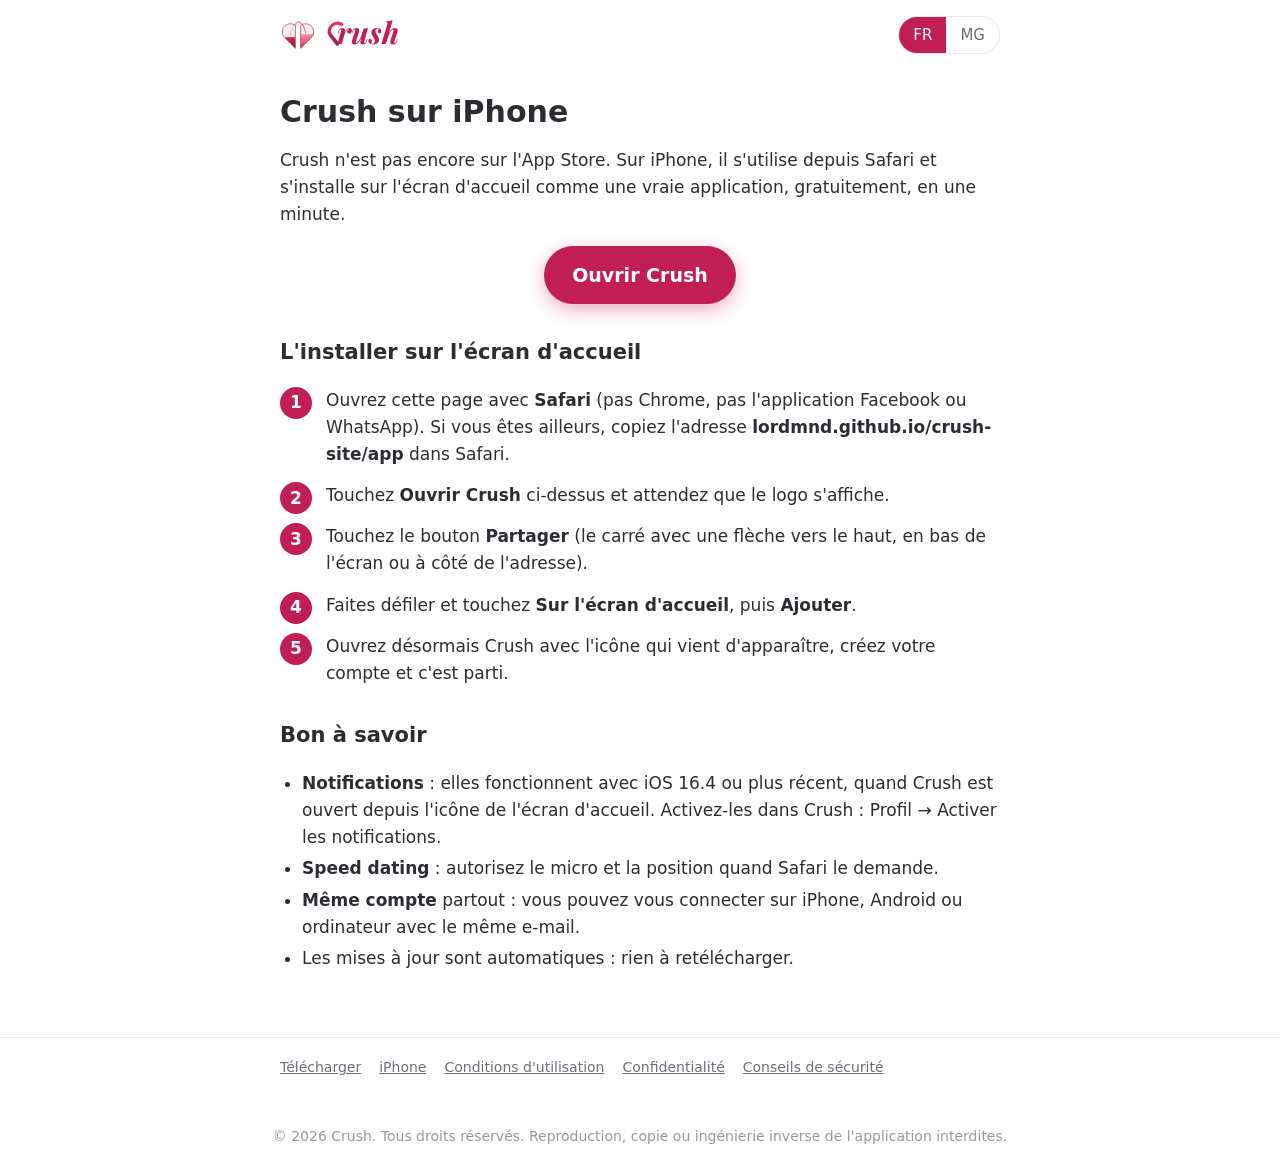
<file: iphone.html>
<!DOCTYPE html>
<html lang="fr">
<head>
<meta charset="utf-8">
<meta name="viewport" content="width=device-width, initial-scale=1">
<title>Crush sur iPhone</title>
<meta name="titre-fr" content="Crush sur iPhone">
<meta name="titre-mg" content="Crush amin'ny iPhone">
<link rel="icon" href="favicon.png">
<link rel="preconnect" href="https://fonts.googleapis.com">
<link href="https://fonts.googleapis.com/css2?family=Playfair+Display:ital,wght@1,700&display=swap" rel="stylesheet">
<link rel="stylesheet" href="style.css">
<script src="langue.js"></script>
<script src="suivi.js" defer></script>
</head>
<body>
<header class="entete">
  <a class="logo" href="index.html" aria-label="Crush, accueil"><svg width="36" height="36" viewBox="0 0 200 200" aria-hidden="true" aria-label="Logo Crush : deux moitiés de cœur, comme deux verres qui se remplissent l'un l'autre" style="display: block">
<defs>
<linearGradient id="rsechv" x1="0" y1="90" x2="0" y2="190" gradientUnits="userSpaceOnUse"><stop offset="0" stop-color="#E8365D"></stop><stop offset="1" stop-color="#7A0F3A"></stop></linearGradient>
<linearGradient id="rsechw" x1="0" y1="90" x2="0" y2="190" gradientUnits="userSpaceOnUse"><stop offset="0" stop-color="#FF9AAE"></stop><stop offset="1" stop-color="#C2185B"></stop></linearGradient>
<linearGradient id="rsecho" x1="20" y1="20" x2="180" y2="190" gradientUnits="userSpaceOnUse"><stop offset="0" stop-color="#D9788C"></stop><stop offset="1" stop-color="#9E3A55"></stop></linearGradient>
<clipPath id="rsechg"><path d="M96.5 43.2 A45 45 0 0 0 36.4 110 L96.5 170.1 Z" transform="translate(-11 4)"></path></clipPath>
<clipPath id="rsechd"><path d="M103.5 43.2 A45 45 0 0 1 163.6 110 L103.5 170.1 Z" transform="translate(11 4)"></path></clipPath>
</defs>
<g clip-path="url(#rsechg)"><rect x="-20" y="0" width="240" height="220" fill="#6B1236" fill-opacity="0.07"></rect><rect x="-20" y="112" width="240" height="100" fill="url(#rsechv)"></rect></g>
<g clip-path="url(#rsechd)"><rect x="-20" y="0" width="240" height="220" fill="#6B1236" fill-opacity="0.07"></rect><rect x="-20" y="96" width="240" height="110" fill="url(#rsechw)"></rect></g>
<path d="M85.5 46 C 90 14 128 18 142 86" fill="none" stroke="#E8365D" stroke-width="4.5" stroke-linecap="round"></path>
<path d="M114.5 46 C 110 14 72 18 58 100" fill="none" stroke="#FF9AAE" stroke-width="4.5" stroke-linecap="round"></path>
<circle cx="143" cy="96" r="2.6" fill="#E8365D"></circle><circle cx="57" cy="108" r="2.6" fill="#FF9AAE"></circle>
<path d="M96.5 43.2 A45 45 0 0 0 36.4 110 L96.5 170.1 Z" transform="translate(-11 4)" fill="none" stroke="url(#rsecho)" stroke-width="5" stroke-linejoin="round"></path>
<path d="M103.5 43.2 A45 45 0 0 1 163.6 110 L103.5 170.1 Z" transform="translate(11 4)" fill="none" stroke="url(#rsecho)" stroke-width="5" stroke-linejoin="round"></path>
</svg><svg width="60" height="30" viewBox="0 0 59.9 30.0" aria-hidden="true" aria-label="crush" style="display: block; overflow: visible">
<defs><linearGradient id="wsecm" x1="0" y1="0" x2="0" y2="1"><stop offset="0" stop-color="#E8365D"></stop><stop offset="1" stop-color="#A3184A"></stop></linearGradient></defs>
<g transform="translate(2.25 -2.07) skewX(-12) scale(0.1533)">
<path d="M96.5 43.2 A45 45 0 0 0 36.4 110 L96.5 170.1" fill="none" stroke="url(#wsecm)" stroke-width="21.5" stroke-linecap="round" stroke-linejoin="round"></path>
</g>
<text x="11.3" y="24.0" font-family="Playfair Display, Georgia, serif" font-style="italic" font-weight="700" font-size="30" fill="#C21E56">rush</text>
</svg></a>
  <div class="langues" role="group" aria-label="Langue / Fiteny"><button data-lang="fr">FR</button><button data-lang="mg">MG</button></div>
</header>

<main>
<h1><span lang="fr">Crush sur iPhone</span><span lang="mg">Crush amin'ny iPhone</span></h1>
<p><span lang="fr">Crush n'est pas encore sur l'App Store. Sur iPhone, il s'utilise depuis Safari et s'installe sur l'écran d'accueil comme une vraie application, gratuitement, en une minute.</span>
<span lang="mg">Mbola tsy ao amin'ny App Store i Crush. Amin'ny iPhone, ampiasaina avy amin'ny Safari izy ary apetraka eo amin'ny écran d'accueil toy ny application tena izy, maimaim-poana, ao anatin'ny iray minitra.</span></p>

<p style="text-align:center"><a class="bouton" href="app/"><span lang="fr">Ouvrir Crush</span><span lang="mg">Sokafy i Crush</span></a></p>

<h2><span lang="fr">L'installer sur l'écran d'accueil</span><span lang="mg">Apetraho eo amin'ny écran d'accueil</span></h2>
<ol class="etapes">
  <li><span lang="fr">Ouvrez cette page avec <strong>Safari</strong> (pas Chrome, pas l'application Facebook ou WhatsApp). Si vous êtes ailleurs, copiez l'adresse <strong>lordmnd.github.io/crush-site/app</strong> dans Safari.</span>
      <span lang="mg">Sokafy amin'ny <strong>Safari</strong> ity pejy ity (tsy Chrome, tsy ny application Facebook na WhatsApp). Raha any amin'ny hafa ianao, adikao ao amin'ny Safari ny adiresy <strong>lordmnd.github.io/crush-site/app</strong>.</span></li>
  <li><span lang="fr">Touchez <strong>Ouvrir Crush</strong> ci-dessus et attendez que le logo s'affiche.</span>
      <span lang="mg">Tsindrio ny <strong>Sokafy i Crush</strong> etsy ambony ary andraso hiseho ny logo.</span></li>
  <li><span lang="fr">Touchez le bouton <strong>Partager</strong> (le carré avec une flèche vers le haut, en bas de l'écran ou à côté de l'adresse).</span>
      <span lang="mg">Tsindrio ny bokotra <strong>Partager</strong> (ilay efajoro misy zana-tsipika manondro ambony, eo ambany na eo akaikin'ny adiresy).</span></li>
  <li><span lang="fr">Faites défiler et touchez <strong>Sur l'écran d'accueil</strong>, puis <strong>Ajouter</strong>.</span>
      <span lang="mg">Ampidino ary tsindrio ny <strong>Sur l'écran d'accueil</strong>, avy eo <strong>Ajouter</strong>.</span></li>
  <li><span lang="fr">Ouvrez désormais Crush avec l'icône qui vient d'apparaître, créez votre compte et c'est parti.</span>
      <span lang="mg">Sokafy amin'ilay icône vao niseho i Crush manomboka izao, mamorona kaonty ary andao.</span></li>
</ol>

<h2><span lang="fr">Bon à savoir</span><span lang="mg">Tsara ho fantatra</span></h2>
<ul>
  <li><span lang="fr"><strong>Notifications</strong> : elles fonctionnent avec iOS 16.4 ou plus récent, quand Crush est ouvert depuis l'icône de l'écran d'accueil. Activez-les dans Crush : Profil → Activer les notifications.</span>
      <span lang="mg"><strong>Fampandrenesana</strong> : mandeha amin'ny iOS 16.4 na vaovao kokoa izy, rehefa sokafana avy amin'ny icône eo amin'ny écran d'accueil i Crush. Alefaso ao amin'i Crush : Profil → Alefaso ny fampandrenesana.</span></li>
  <li><span lang="fr"><strong>Speed dating</strong> : autorisez le micro et la position quand Safari le demande.</span>
      <span lang="mg"><strong>Speed dating</strong> : avelao ny micro sy ny toerana rehefa angatahin'ny Safari.</span></li>
  <li><span lang="fr"><strong>Même compte</strong> partout : vous pouvez vous connecter sur iPhone, Android ou ordinateur avec le même e-mail.</span>
      <span lang="mg"><strong>Kaonty iray ihany</strong> na aiza na aiza : afaka miditra amin'ny iPhone, Android na ordinatera ianao amin'ny mailaka iray ihany.</span></li>
  <li><span lang="fr">Les mises à jour sont automatiques : rien à retélécharger.</span>
      <span lang="mg">Mandeha ho azy ny fanavaozana : tsy mila maka indray.</span></li>
</ul>
</main>

<footer><div class="interieur">
  <a href="index.html"><span lang="fr">Télécharger</span><span lang="mg">Haka</span></a>
  <a href="iphone.html"><span lang="fr">iPhone</span><span lang="mg">iPhone</span></a>
  <a href="cgu.html"><span lang="fr">Conditions d'utilisation</span><span lang="mg">Fepetra fampiasana</span></a>
  <a href="confidentialite.html"><span lang="fr">Confidentialité</span><span lang="mg">Tsiambaratelo</span></a>
  <a href="securite.html"><span lang="fr">Conseils de sécurité</span><span lang="mg">Torohevitra fiarovana</span></a>
</div>
<p class="petit" style="text-align:center;opacity:.7">© 2026 Crush. <span lang="fr">Tous droits réservés. Reproduction, copie ou ingénierie inverse de l'application interdites.</span><span lang="mg">Voatokana ny zo rehetra. Voarara ny maka tahaka na manova ny application.</span></p>
</footer>
</body>
</html>
</file>
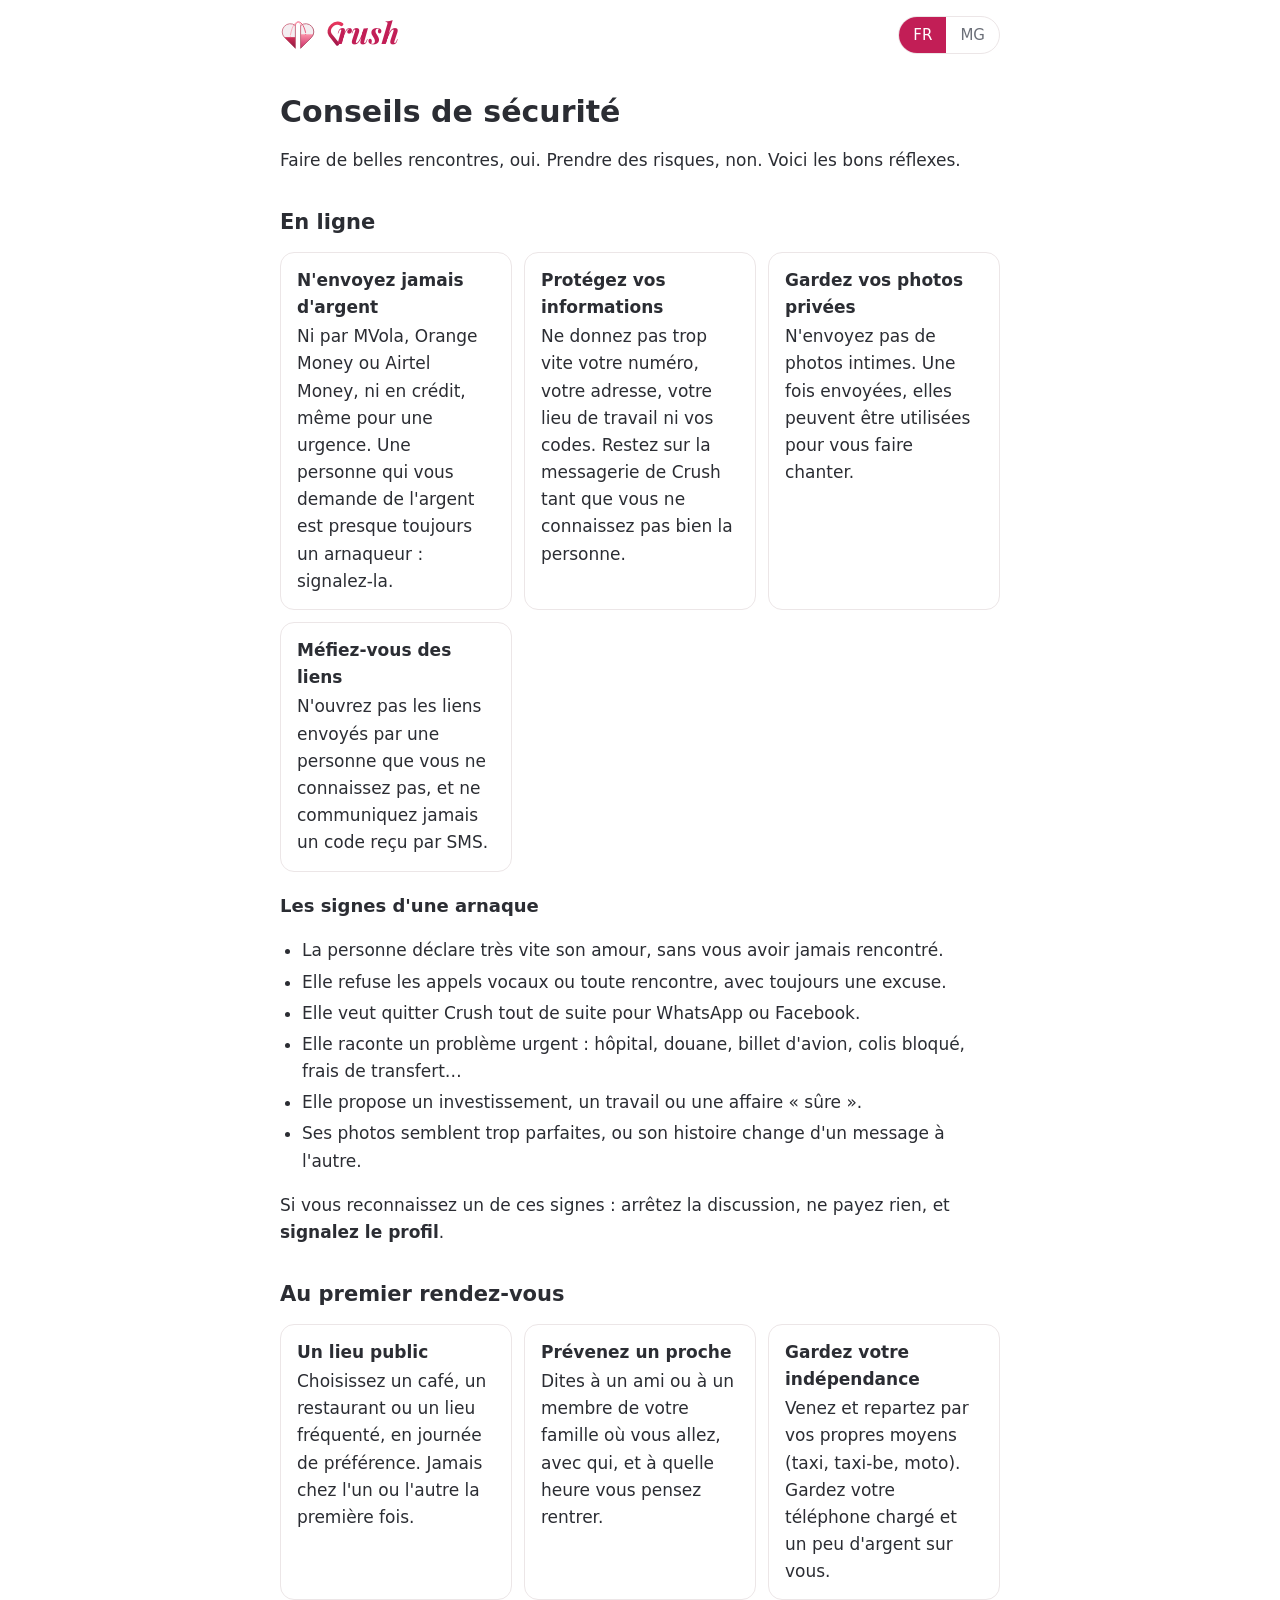
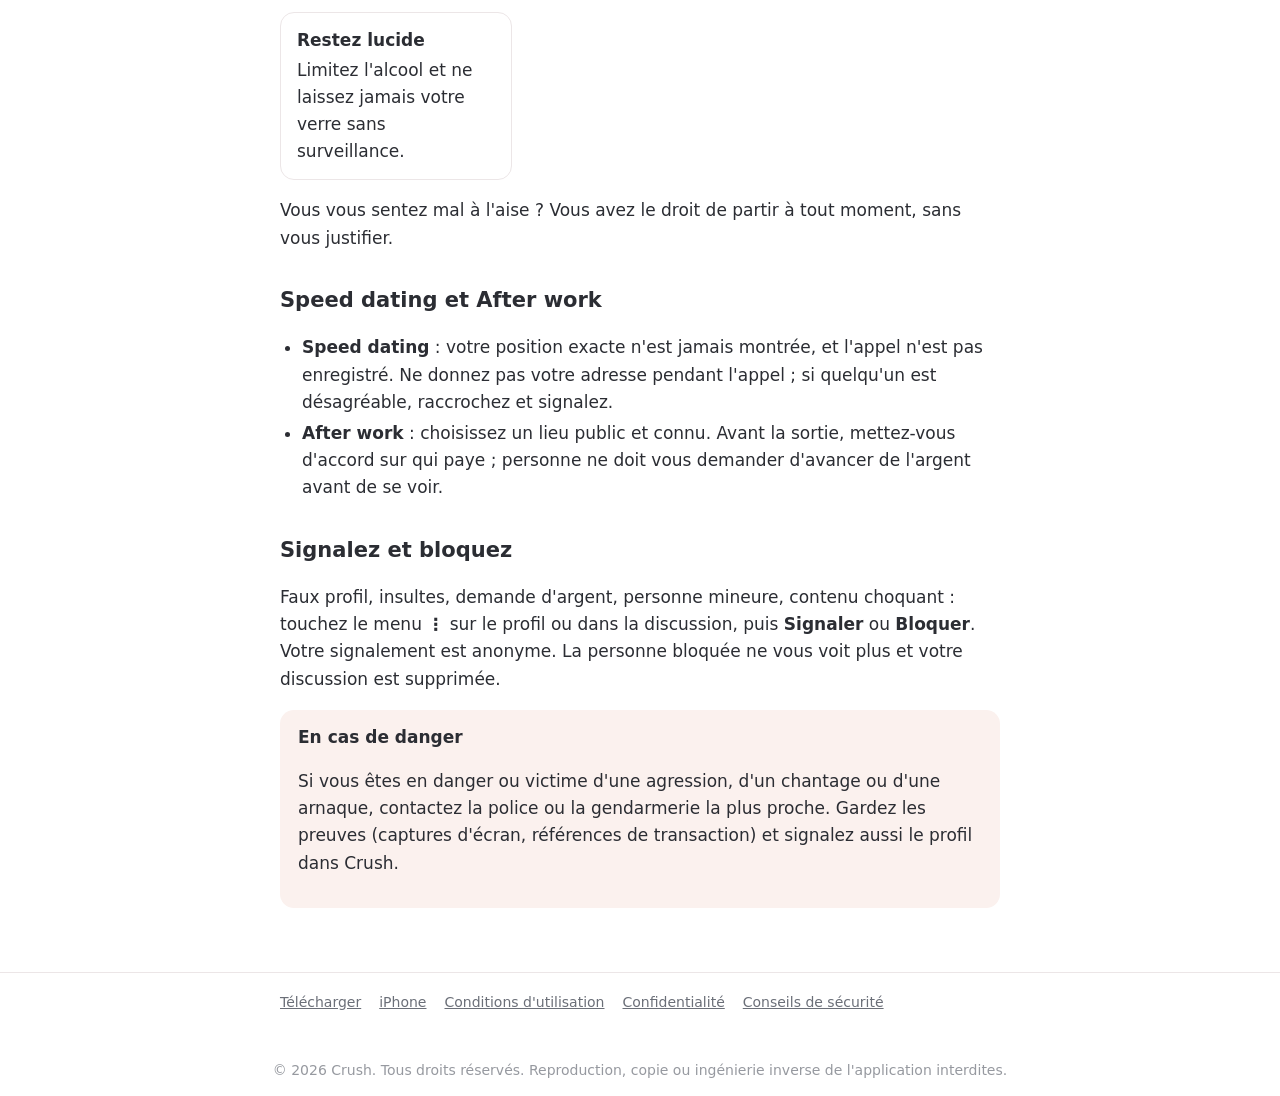
<file: securite.html>
<!DOCTYPE html>
<html lang="fr">
<head>
<meta charset="utf-8">
<meta name="viewport" content="width=device-width, initial-scale=1">
<title>Conseils de sécurité — Crush</title>
<meta name="titre-fr" content="Conseils de sécurité — Crush">
<meta name="titre-mg" content="Torohevitra momba ny fiarovana — Crush">
<link rel="icon" href="favicon.png">
<link rel="preconnect" href="https://fonts.googleapis.com">
<link href="https://fonts.googleapis.com/css2?family=Playfair+Display:ital,wght@1,700&display=swap" rel="stylesheet">
<link rel="stylesheet" href="style.css">
<script src="langue.js"></script>
</head>
<body>
<header class="entete">
  <a class="logo" href="index.html" aria-label="Crush, accueil"><svg width="36" height="36" viewBox="0 0 200 200" aria-hidden="true" aria-label="Logo Crush : deux moitiés de cœur, comme deux verres qui se remplissent l'un l'autre" style="display: block">
<defs>
<linearGradient id="rsechv" x1="0" y1="90" x2="0" y2="190" gradientUnits="userSpaceOnUse"><stop offset="0" stop-color="#E8365D"></stop><stop offset="1" stop-color="#7A0F3A"></stop></linearGradient>
<linearGradient id="rsechw" x1="0" y1="90" x2="0" y2="190" gradientUnits="userSpaceOnUse"><stop offset="0" stop-color="#FF9AAE"></stop><stop offset="1" stop-color="#C2185B"></stop></linearGradient>
<linearGradient id="rsecho" x1="20" y1="20" x2="180" y2="190" gradientUnits="userSpaceOnUse"><stop offset="0" stop-color="#D9788C"></stop><stop offset="1" stop-color="#9E3A55"></stop></linearGradient>
<clipPath id="rsechg"><path d="M96.5 43.2 A45 45 0 0 0 36.4 110 L96.5 170.1 Z" transform="translate(-11 4)"></path></clipPath>
<clipPath id="rsechd"><path d="M103.5 43.2 A45 45 0 0 1 163.6 110 L103.5 170.1 Z" transform="translate(11 4)"></path></clipPath>
</defs>
<g clip-path="url(#rsechg)"><rect x="-20" y="0" width="240" height="220" fill="#6B1236" fill-opacity="0.07"></rect><rect x="-20" y="112" width="240" height="100" fill="url(#rsechv)"></rect></g>
<g clip-path="url(#rsechd)"><rect x="-20" y="0" width="240" height="220" fill="#6B1236" fill-opacity="0.07"></rect><rect x="-20" y="96" width="240" height="110" fill="url(#rsechw)"></rect></g>
<path d="M85.5 46 C 90 14 128 18 142 86" fill="none" stroke="#E8365D" stroke-width="4.5" stroke-linecap="round"></path>
<path d="M114.5 46 C 110 14 72 18 58 100" fill="none" stroke="#FF9AAE" stroke-width="4.5" stroke-linecap="round"></path>
<circle cx="143" cy="96" r="2.6" fill="#E8365D"></circle><circle cx="57" cy="108" r="2.6" fill="#FF9AAE"></circle>
<path d="M96.5 43.2 A45 45 0 0 0 36.4 110 L96.5 170.1 Z" transform="translate(-11 4)" fill="none" stroke="url(#rsecho)" stroke-width="5" stroke-linejoin="round"></path>
<path d="M103.5 43.2 A45 45 0 0 1 163.6 110 L103.5 170.1 Z" transform="translate(11 4)" fill="none" stroke="url(#rsecho)" stroke-width="5" stroke-linejoin="round"></path>
</svg><svg width="60" height="30" viewBox="0 0 59.9 30.0" aria-hidden="true" aria-label="crush" style="display: block; overflow: visible">
<defs><linearGradient id="wsecm" x1="0" y1="0" x2="0" y2="1"><stop offset="0" stop-color="#E8365D"></stop><stop offset="1" stop-color="#A3184A"></stop></linearGradient></defs>
<g transform="translate(2.25 -2.07) skewX(-12) scale(0.1533)">
<path d="M96.5 43.2 A45 45 0 0 0 36.4 110 L96.5 170.1" fill="none" stroke="url(#wsecm)" stroke-width="21.5" stroke-linecap="round" stroke-linejoin="round"></path>
</g>
<text x="11.3" y="24.0" font-family="Playfair Display, Georgia, serif" font-style="italic" font-weight="700" font-size="30" fill="#C21E56">rush</text>
</svg></a>
  <div class="langues" role="group" aria-label="Langue / Fiteny"><button data-lang="fr">FR</button><button data-lang="mg">MG</button></div>
</header>

<main>
<!-- ======================= FRANÇAIS ======================= -->
<article lang="fr">
<h1>Conseils de sécurité</h1>
<p>Faire de belles rencontres, oui. Prendre des risques, non. Voici les bons réflexes.</p>

<h2>En ligne</h2>
<div class="grille">
<div class="carte"><strong>N'envoyez jamais d'argent</strong>Ni par MVola, Orange Money ou Airtel Money, ni en crédit, même pour une urgence. Une personne qui vous demande de l'argent est presque toujours un arnaqueur : signalez-la.</div>
<div class="carte"><strong>Protégez vos informations</strong>Ne donnez pas trop vite votre numéro, votre adresse, votre lieu de travail ni vos codes. Restez sur la messagerie de Crush tant que vous ne connaissez pas bien la personne.</div>
<div class="carte"><strong>Gardez vos photos privées</strong>N'envoyez pas de photos intimes. Une fois envoyées, elles peuvent être utilisées pour vous faire chanter.</div>
<div class="carte"><strong>Méfiez-vous des liens</strong>N'ouvrez pas les liens envoyés par une personne que vous ne connaissez pas, et ne communiquez jamais un code reçu par SMS.</div>
</div>

<h3>Les signes d'une arnaque</h3>
<ul>
<li>La personne déclare très vite son amour, sans vous avoir jamais rencontré.</li>
<li>Elle refuse les appels vocaux ou toute rencontre, avec toujours une excuse.</li>
<li>Elle veut quitter Crush tout de suite pour WhatsApp ou Facebook.</li>
<li>Elle raconte un problème urgent : hôpital, douane, billet d'avion, colis bloqué, frais de transfert…</li>
<li>Elle propose un investissement, un travail ou une affaire « sûre ».</li>
<li>Ses photos semblent trop parfaites, ou son histoire change d'un message à l'autre.</li>
</ul>
<p>Si vous reconnaissez un de ces signes : arrêtez la discussion, ne payez rien, et <strong>signalez le profil</strong>.</p>

<h2>Au premier rendez-vous</h2>
<div class="grille">
<div class="carte"><strong>Un lieu public</strong>Choisissez un café, un restaurant ou un lieu fréquenté, en journée de préférence. Jamais chez l'un ou l'autre la première fois.</div>
<div class="carte"><strong>Prévenez un proche</strong>Dites à un ami ou à un membre de votre famille où vous allez, avec qui, et à quelle heure vous pensez rentrer.</div>
<div class="carte"><strong>Gardez votre indépendance</strong>Venez et repartez par vos propres moyens (taxi, taxi-be, moto). Gardez votre téléphone chargé et un peu d'argent sur vous.</div>
<div class="carte"><strong>Restez lucide</strong>Limitez l'alcool et ne laissez jamais votre verre sans surveillance.</div>
</div>
<p>Vous vous sentez mal à l'aise ? Vous avez le droit de partir à tout moment, sans vous justifier.</p>

<h2>Speed dating et After work</h2>
<ul>
<li><strong>Speed dating</strong> : votre position exacte n'est jamais montrée, et l'appel n'est pas enregistré. Ne donnez pas votre adresse pendant l'appel ; si quelqu'un est désagréable, raccrochez et signalez.</li>
<li><strong>After work</strong> : choisissez un lieu public et connu. Avant la sortie, mettez-vous d'accord sur qui paye ; personne ne doit vous demander d'avancer de l'argent avant de se voir.</li>
</ul>

<h2>Signalez et bloquez</h2>
<p>Faux profil, insultes, demande d'argent, personne mineure, contenu choquant : touchez le menu <strong>⋮</strong> sur le profil ou dans la discussion, puis <strong>Signaler</strong> ou <strong>Bloquer</strong>. Votre signalement est anonyme. La personne bloquée ne vous voit plus et votre discussion est supprimée.</p>

<div class="encadre">
<strong>En cas de danger</strong>
<p>Si vous êtes en danger ou victime d'une agression, d'un chantage ou d'une arnaque, contactez la police ou la gendarmerie la plus proche. Gardez les preuves (captures d'écran, références de transaction) et signalez aussi le profil dans Crush.</p>
</div>
</article>

<!-- ======================= MALAGASY ======================= -->
<article lang="mg">
<h1>Torohevitra momba ny fiarovana</h1>
<p>Fihaonana tsara, eny. Fitsapana loza, tsia. Ireto ny fihetsika tokony hatao.</p>

<h2>Amin'ny Internet</h2>
<div class="grille">
<div class="carte"><strong>Aza mandefa vola mihitsy</strong>Na amin'ny MVola, Orange Money na Airtel Money, na amin'ny crédit, na dia maika aza. Ny olona mangataka vola aminao dia saika mpanao hosoka foana : tatero izy.</div>
<div class="carte"><strong>Arovy ny mombamomba anao</strong>Aza maika manome ny laharanao, ny adiresinao, ny toeram-piasanao na ny kaodinao. Mijanòna ao amin'ny resaka Crush raha mbola tsy fantatrao tsara ilay olona.</div>
<div class="carte"><strong>Tano ho anao ny sarinao manokana</strong>Aza mandefa sary mitanjaka. Rehefa lasa izy dia mety hampiasaina handrahonana anao.</div>
<div class="carte"><strong>Mitandrema amin'ny rohy</strong>Aza sokafana ny rohy alefan'olona tsy fantatrao, ary aza omena olona mihitsy ny kaody azonao tamin'ny SMS.</div>
</div>

<h3>Famantarana hosoka</h3>
<ul>
<li>Milaza haingana dia haingana fa tia anao ilay olona, nefa mbola tsy nihaona mihitsy ianareo.</li>
<li>Mandà antso amin'ny feo na fihaonana izy, ary manana fialan-tsiny foana.</li>
<li>Te hiala avy hatrany amin'i Crush mankany amin'ny WhatsApp na Facebook izy.</li>
<li>Mitantara olana maika izy : hopitaly, fadintseranana, tapakila fiaramanidina, entana tazonina, saran'ny famindram-bola…</li>
<li>Manolotra fampiasam-bola, asa na raharaham-barotra « azo antoka » izy.</li>
<li>Toa tonga lafatra loatra ny sariny, na miova isaky ny hafatra ny tantarany.</li>
</ul>
<p>Raha mahita iray amin'ireo famantarana ireo ianao : atsaharo ny resaka, aza mandoa na inona na inona, ary <strong>tatero ny mombamomba azy</strong>.</p>

<h2>Amin'ny fihaonana voalohany</h2>
<div class="grille">
<div class="carte"><strong>Toerana be olona</strong>Misafidiana trano fisotroana, trano fisakafoanana na toerana be olona, raha azo atao amin'ny antoandro. Aza any an-tranon'ny iray aminareo mihitsy amin'ny voalohany.</div>
<div class="carte"><strong>Ampahafantaro olona akaiky</strong>Lazao amin'ny namana na havana hoe aiza ianao no handeha, miaraka amin'iza, ary amin'ny firy ianao no hody.</div>
<div class="carte"><strong>Tano ny fahaleovantenanao</strong>Mandehana sy miverena amin'ny fitaterana anao manokana (taxi, taxi-be, moto). Ataovy feno ny batterie-n'ny findainao ary mitondrà vola kely.</div>
<div class="carte"><strong>Mijanòna ho mazava saina</strong>Fetero ny toaka ary aza avela tsy misy mpiambina mihitsy ny vera misy ny zava-pisotronao.</div>
</div>
<p>Tsy mahazo aina ianao ? Manan-jo hiala amin'ny fotoana rehetra ianao, tsy mila manazava.</p>

<h2>Speed dating sy After work</h2>
<ul>
<li><strong>Speed dating</strong> : tsy aseho mihitsy ny toerana misy anao marina, ary tsy raketina ny antso. Aza omena ny adiresinao mandritra ny antso ; raha tsy mendrika ilay olona, atsaharo ny antso ary tatero.</li>
<li><strong>After work</strong> : misafidiana toerana be olona sy fantatra. Alohan'ny fivoahana, mifanaraha hoe iza no handoa ; tsy tokony hisy hangataka anao handoa vola mialoha alohan'ny hihaonanareo.</li>
</ul>

<h2>Tatero ary sakano</h2>
<p>Mombamomba sandoka, fanevatevana, fangatahana vola, zaza tsy ampy taona, votoaty manafintohina : tsindrio ny menu <strong>⋮</strong> eo amin'ny mombamomba na ao amin'ny resaka, avy eo <strong>Hitatitra</strong> na <strong>Hanakana</strong>. Tsy fantatra ny anaranao rehefa mitatitra. Tsy mahita anao intsony ilay olona voasakana ary voafafa ny resakareo.</p>

<div class="encadre">
<strong>Raha misy loza</strong>
<p>Raha tandindomin-doza ianao na niharan'ny fanafihana, fandrahonana na hosoka, mifandraisa amin'ny polisy na ny zandary akaiky indrindra. Tehirizo ny porofo (sary an-efijery, référence-n'ny fifanakalozana) ary tatero koa ao amin'i Crush ilay mombamomba.</p>
</div>
</article>
</main>

<footer><div class="interieur">
  <a href="index.html"><span lang="fr">Télécharger</span><span lang="mg">Haka</span></a>
  <a href="iphone.html"><span lang="fr">iPhone</span><span lang="mg">iPhone</span></a>
  <a href="cgu.html"><span lang="fr">Conditions d'utilisation</span><span lang="mg">Fepetra fampiasana</span></a>
  <a href="confidentialite.html"><span lang="fr">Confidentialité</span><span lang="mg">Tsiambaratelo</span></a>
  <a href="securite.html"><span lang="fr">Conseils de sécurité</span><span lang="mg">Torohevitra fiarovana</span></a>
</div>
<p class="petit" style="text-align:center;opacity:.7">© 2026 Crush. <span lang="fr">Tous droits réservés. Reproduction, copie ou ingénierie inverse de l'application interdites.</span><span lang="mg">Voatokana ny zo rehetra. Voarara ny maka tahaka na manova ny application.</span></p>
</footer>
</body>
</html>
</file>
<file: style.css>
:root {
  --corail: #C21E56;
  --corail-fonce: #A3184A;
  --encre: #2B2D33;
  --gris: #6B6F78;
  --fond: #FFFFFF;
  --fond-doux: #FBF1EE;
  --trait: #ECE6E7;
}
@media (prefers-color-scheme: dark) {
  :root {
    --encre: #F2F2F4;
    --gris: #A8ACB5;
    --fond: #1E0816;
    --fond-doux: #2C1222;
    --trait: #3D2232;
  }
}
* { box-sizing: border-box; }
html { -webkit-text-size-adjust: 100%; }
body {
  margin: 0;
  font-family: system-ui, -apple-system, "Segoe UI", Roboto, sans-serif;
  font-size: 17px;
  line-height: 1.6;
  color: var(--encre);
  background: var(--fond);
}
a { color: var(--corail-fonce); }
@media (prefers-color-scheme: dark) { a { color: #FF7A92; } }

.entete {
  display: flex; align-items: center; justify-content: space-between;
  max-width: 760px; margin: 0 auto; padding: 16px 20px;
}
.logo { display: flex; align-items: center; gap: 10px; text-decoration: none; color: var(--encre); font-weight: 700; font-size: 22px; }
.logo svg { flex: none; }
.langues { display: flex; border: 1px solid var(--trait); border-radius: 999px; overflow: hidden; }
.langues button {
  border: 0; background: transparent; color: var(--gris);
  padding: 6px 14px; font: inherit; font-size: 15px; cursor: pointer;
}
.langues button[aria-pressed="true"] { background: var(--corail); color: #fff; }

main { max-width: 760px; margin: 0 auto; padding: 8px 20px 48px; }
h1 { font-size: 30px; line-height: 1.2; margin: 16px 0 8px; }
h2 { font-size: 21px; margin: 32px 0 8px; }
h3 { font-size: 18px; margin: 20px 0 4px; }
.maj { color: var(--gris); font-size: 15px; margin-top: 0; }
ul, ol { padding-left: 22px; }
li { margin: 4px 0; }
table { border-collapse: collapse; width: 100%; font-size: 15px; margin: 8px 0; }
th, td { border: 1px solid var(--trait); padding: 8px; text-align: left; vertical-align: top; }
th { background: var(--fond-doux); }
.tableau { overflow-x: auto; }
.encadre { background: var(--fond-doux); border-radius: 14px; padding: 14px 18px; margin: 16px 0; }
.a-completer { background: #FFE58A; color: #2B2D33; padding: 0 4px; border-radius: 4px; }

/* Bascule de langue */
html[lang="fr"] [lang="mg"]:not(html), html[lang="mg"] [lang="fr"]:not(html) { display: none !important; }

/* Page d'accueil */
.hero { text-align: center; padding: 24px 0 8px; }
.hero svg.coeur { width: 150px; height: 150px; }
.hero p.accroche { font-size: 19px; color: var(--gris); margin: 4px auto 20px; max-width: 520px; }
.bouton {
  display: inline-block; background: var(--corail); color: #fff !important; text-decoration: none;
  font-weight: 700; font-size: 19px; padding: 14px 28px; border-radius: 999px;
  box-shadow: 0 6px 18px rgba(194, 30, 86, .35);
}
.bouton:active { background: var(--corail-fonce); }
.petit { font-size: 14px; color: var(--gris); }
.etapes { counter-reset: e; list-style: none; padding: 0; }
.etapes li { counter-increment: e; position: relative; padding-left: 46px; margin: 14px 0; }
.etapes li::before {
  content: counter(e); position: absolute; left: 0; top: 0;
  width: 32px; height: 32px; border-radius: 50%; background: var(--corail); color: #fff;
  display: flex; align-items: center; justify-content: center; font-weight: 700;
}
.grille { display: grid; grid-template-columns: repeat(auto-fit, minmax(200px, 1fr)); gap: 12px; margin: 12px 0; }
.carte { border: 1px solid var(--trait); border-radius: 14px; padding: 14px 16px; }
.carte strong { display: block; margin-bottom: 2px; }
.qr { display: flex; gap: 16px; align-items: center; justify-content: center; margin: 20px 0; }
.qr img { width: 140px; height: 140px; background: #fff; padding: 8px; border-radius: 12px; }

footer { border-top: 1px solid var(--trait); color: var(--gris); font-size: 14px; }
footer .interieur { max-width: 760px; margin: 0 auto; padding: 18px 20px 32px; display: flex; flex-wrap: wrap; gap: 8px 18px; }
footer a { color: var(--gris); }

.aide-install { display: none; position: fixed; inset: 0; background: rgba(15, 3, 10, .72); z-index: 50;
  align-items: center; justify-content: center; padding: 16px; }
.aide-boite { background: var(--fond, #fff); color: inherit; max-width: 520px; width: 100%; max-height: 90vh; overflow: auto;
  border-radius: 20px; padding: 20px 22px; box-shadow: 0 20px 60px rgba(0,0,0,.4); }
.aide-boite h2 { margin-top: 0; }
</file>
